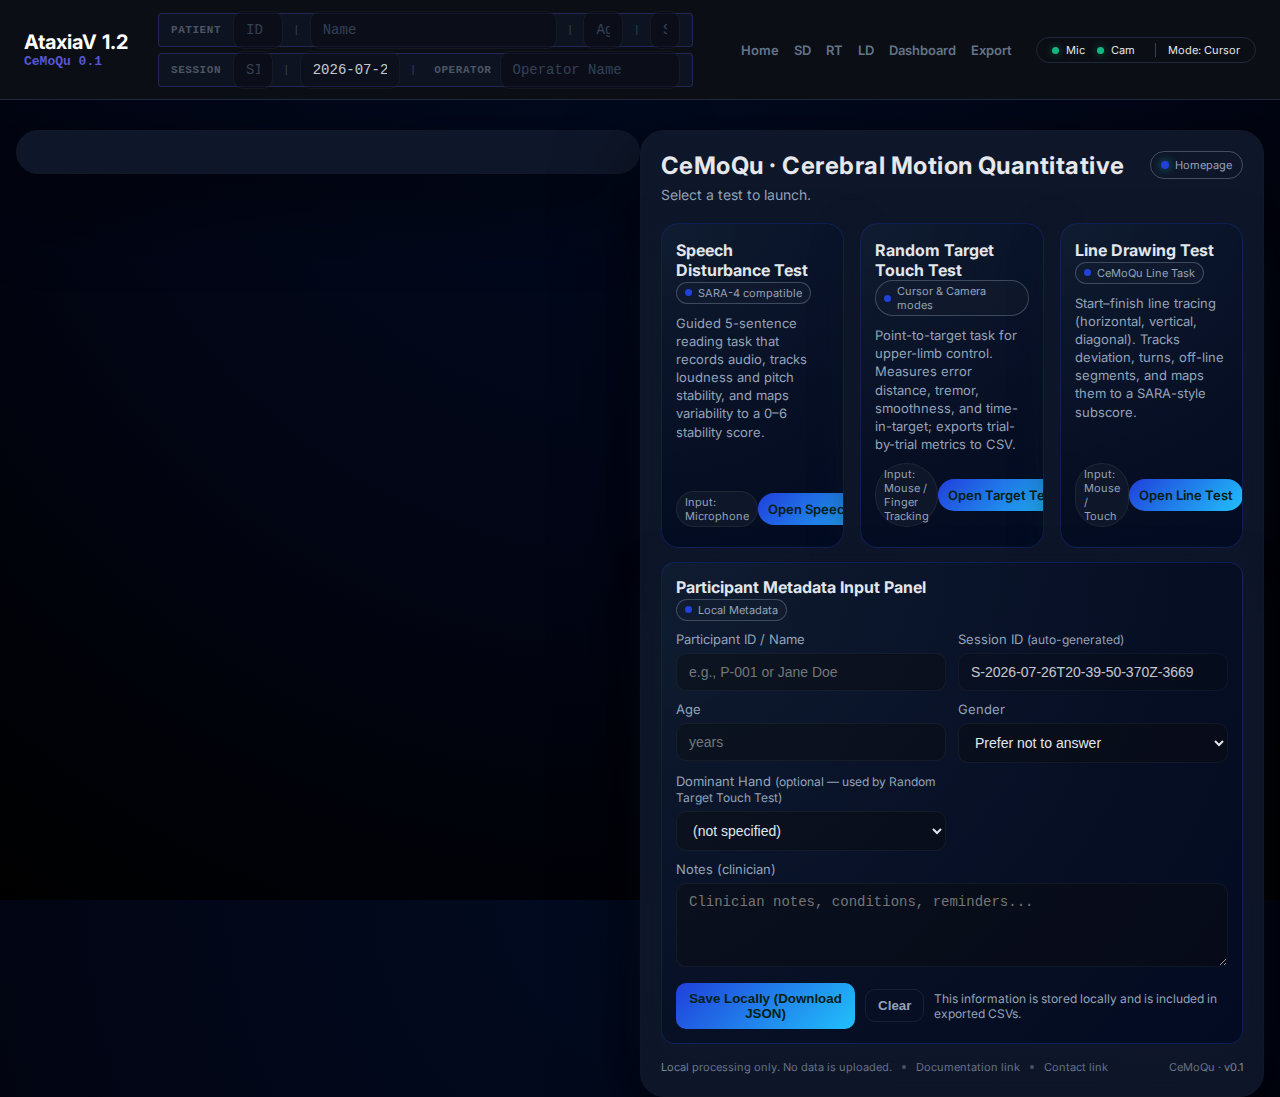
<file: Homepage/index.html>
<!doctype html>
<html lang="en">
<head>
  <meta charset="utf-8" />
  <meta name="viewport" content="width=device-width, initial-scale=1" />
  <title>CeMoQu – Ataxia Diagnostic Suite</title>
  <link href="https://fonts.googleapis.com/css2?family=Inter:wght@400;600;700&display=swap" rel="stylesheet">
  
  <link rel="stylesheet" href="../shared/header.css">
  <script src="../shared/header.js" defer></script>

  <style>
    :root{
      --bg:#020617;
      --panel:#02091b;
      --panel-soft:#020b21;
      --accent:#203fdb;
      --accent-soft:rgba(16,185,129,0.16);
      --muted:#94a3b8;
      --muted-soft:#1f2937;
      --text:#e5e7eb;
      --danger:#ef4444;
    }
    *{box-sizing:border-box;}
    html,body{height:100%;margin:0;font-family:Inter,system-ui,Segoe UI,Roboto,Helvetica,Arial,sans-serif;background:radial-gradient(circle at top,#020b21 0,#020617 45%,#000 100%);color:var(--text);}
    
    /* Adjusted padding for new modular header */
    body{display:flex;justify-content:center;padding:16px;align-items:flex-start;min-height:100vh;overflow-y:auto; padding-top: 130px;}
    
    .shell{width:100%;max-width:1024px;border-radius:24px;background:linear-gradient(145deg,rgba(15,23,42,0.96),rgba(15,23,42,0.92));border:1px solid #111827;padding:20px 20px 22px;box-shadow:0 24px 80px rgba(0,0,0,0.7);}
    
    /* Internal Page Header (Title Block) */
    header{display:flex;justify-content:space-between;align-items:flex-start;gap:16px;flex-wrap:wrap;margin-bottom:20px;}
    .title-block h1{margin:0;font-size:24px;letter-spacing:0.02em;}
    .title-block p{margin:6px 0 0;font-size:14px;color:var(--muted);}
    .tag-pill{border-radius:999px;padding:6px 10px;font-size:11px;border:1px solid rgba(148,163,184,0.4);color:var(--muted);display:inline-flex;align-items:center;gap:6px;white-space:nowrap;}
    .tag-pill span.led{width:8px;height:8px;border-radius:999px;background:var(--accent);box-shadow:0 0 10px rgba(16, 185, 174, 0.7);}
    
    main{display:grid;grid-template-columns:repeat(3,minmax(0,1fr));gap:16px;}
    @media(max-width:900px){main{grid-template-columns:repeat(2,minmax(0,1fr));}}
    @media(max-width:640px){main{grid-template-columns:minmax(0,1fr);}}
    
    /* Card Styles */
    .card{
      position:relative;
      border-radius:18px;
      padding:16px 14px 14px;
      background:radial-gradient(circle at top left,rgba(15,23,42,0.95),var(--panel-soft));
      border:1px solid rgba(30,64,175,0.35);
      box-shadow:0 18px 45px rgba(15,23,42,0.9);
      display:flex;
      flex-direction:column;
      gap:10px;
      min-height:160px;
      overflow:hidden;
    }
    .card::before{
      content:"";
      position:absolute;
      inset:-80%;
      background:radial-gradient(circle at 0 0,rgba(56,189,248,0.08),transparent 55%);
      opacity:0.9;
      pointer-events:none;
    }
    .card h2{margin:0;font-size:16px;}
    .badge{display:inline-flex;align-items:center;gap:6px;font-size:11px;padding:3px 8px;border-radius:999px;background:rgba(15,23,42,0.9);border:1px solid rgba(148,163,184,0.35);color:var(--muted);}
    .badge-dot{width:7px;height:7px;border-radius:999px;background:var(--accent);}
    .card p{margin:0;font-size:13px;color:var(--muted);line-height:1.4;}
    .meta-row{display:flex;justify-content:space-between;align-items:center;margin-top:auto;margin-bottom:6px;font-size:11px;color:var(--muted);}
    .chip{padding:3px 8px;border-radius:999px;background:rgba(15,23,42,0.9);border:1px solid rgba(31,41,55,0.9);}
    a.test-link{
      display:inline-flex;
      align-items:center;
      justify-content:center;
      gap:6px;
      padding:8px 10px;
      border-radius:999px;
      border:0;
      outline:none;
      cursor:pointer;
      font-size:13px;
      font-weight:600;
      text-decoration:none;
      background:linear-gradient(135deg,var(--accent),#21c1fb);
      color:#052012;
      transition:transform 0.08s ease,box-shadow 0.08s ease,filter 0.08s ease;
      white-space:nowrap;
    }
    a.test-link:hover{transform:translateY(-1px);filter:brightness(1.03);}
    footer{margin-top:16px;display:flex;justify-content:space-between;align-items:center;gap:12px;font-size:11px;color:var(--muted);}
    footer .left{display:flex;gap:10px;align-items:center;flex-wrap:wrap;}
    footer .dot{width:4px;height:4px;border-radius:999px;background:rgba(148,163,184,0.7);}

    /* --- Participant Metadata styles (match card) --- */
    .metadata-card { padding: 14px; border-radius: 14px; }
    .metadata-form {
      display: grid;
      grid-template-columns: 1fr 1fr;
      gap: 10px 12px;
      align-items: start;
    }
    @media(max-width:640px){
      .metadata-form { grid-template-columns: 1fr; }
    }
    .form-row { display:flex; flex-direction:column; gap:6px; }
    label { font-size:13px; color:var(--muted); }
    input[type="text"], input[type="number"], select, textarea {
      background: rgba(10,12,20,0.6);
      border:1px solid rgba(148,163,184,0.08);
      color:var(--text);
      padding:10px 12px;
      border-radius:10px;
      outline: none;
      font-size:14px;
      min-height:36px;
    }
    input[readonly] { opacity:0.85; background:rgba(10,12,20,0.35); }
    textarea { min-height:84px; resize:vertical; padding-top:10px; }
    .muted-hint { font-size:12px; color:var(--muted); }
    .form-actions { display:flex; gap:10px; align-items:center; margin-top:6px; }
    .btn {
      padding:8px 12px; border-radius:10px; font-weight:600; cursor:pointer;
      background: linear-gradient(135deg,var(--accent),#21c1fb); color:#052012; border:none;
      box-shadow:none; outline:none;
    }
    .btn.ghost {
      background:transparent; border:1px solid rgba(148,163,184,0.12); color:var(--muted); font-weight:600;
    }
    .small-note { font-size:12px; color:var(--muted); margin-left:auto; }
    /* keep form visually light */
    .field-grid { display:flex; gap:8px; }
    .field-grid > * { flex:1; }
  </style>
</head>
<body>
    <div id="header-container"></div> <div class="shell"> </div>
    <div class="shell">
    <header>
      <div class="title-block">
        <h1>CeMoQu · Cerebral Motion Quantitative </h1>
        <p>Select a test to launch. </p>
      </div>
      <div class="tag-pill">
        <span class="led"></span>
        Homepage
      </div>
    </header>

    <main>
      <section class="card">
        <div style="display:flex;justify-content:space-between;align-items:flex-start;gap:8px;">
          <div>
            <h2>Speech Disturbance Test</h2>
            <div class="badge"><span class="badge-dot"></span> SARA-4 compatible</div>
          </div>
        </div>
        <p>
          Guided 5-sentence reading task that records audio, tracks loudness and pitch stability,
          and maps variability to a 0–6 stability score.
        </p>
        <div class="meta-row">
          <div class="chip">Input: Microphone</div>
          <a class="test-link" href="../SD/index.html">
            Open Speech Test
          </a>
        </div>
      </section>

      <section class="card">
        <div style="display:flex;justify-content:space-between;align-items:flex-start;gap:8px;">
          <div>
            <h2>Random Target Touch Test</h2>
            <div class="badge"><span class="badge-dot"></span> Cursor &amp; Camera modes</div>
          </div>
        </div>
        <p>
          Point-to-target task for upper-limb control. Measures error distance, tremor, smoothness,
          and time-in-target; exports trial-by-trial metrics to CSV.
        </p>
        <div class="meta-row">
          <div class="chip">Input: Mouse / Finger Tracking</div>
          <a class="test-link" href="../RT/index.html">
            Open Target Test
          </a>
        </div>
      </section>

      <section class="card">
        <div style="display:flex;justify-content:space-between;align-items:flex-start;gap:8px;">
          <div>
            <h2>Line Drawing Test</h2>
            <div class="badge"><span class="badge-dot"></span> CeMoQu Line Task</div>
          </div>
        </div>
        <p>
          Start–finish line tracing (horizontal, vertical, diagonal). Tracks deviation, turns,
          off-line segments, and maps them to a SARA-style subscore.
        </p>
        <div class="meta-row">
          <div class="chip">Input: Mouse / Touch</div>
          <a class="test-link" href="../LD/index.html">
            Open Line Test
          </a>
        </div>
      </section>
    </main>

    <section class="card metadata-card" aria-labelledby="metadata-title" style="margin-top:14px;">
      <div style="display:flex;justify-content:space-between;align-items:flex-start;gap:8px;">
        <div>
          <h2 id="metadata-title">Participant Metadata Input Panel</h2>
          <div class="badge"><span class="badge-dot"></span> Local Metadata</div>
        </div>
      </div>

      <form id="metadata-form" class="metadata-form" onsubmit="return false;" aria-describedby="metadata-note">
        <div class="form-row">
          <label for="participant-id">Participant ID / Name</label>
          <input id="participant-id" name="participantId" type="text" placeholder="e.g., P-001 or Jane Doe" />
        </div>

        <div class="form-row">
          <label for="session-id">Session ID <span class="muted-hint">(auto-generated)</span></label>
          <input id="session-id" name="sessionId" type="text" readonly />
        </div>

        <div class="form-row">
          <label for="age">Age</label>
          <input id="age" name="age" type="number" min="0" max="120" placeholder="years" />
        </div>

        <div class="form-row">
          <label for="gender">Gender</label>
          <select id="gender" name="gender">
            <option value="" selected>Prefer not to answer</option>
            <option value="female">Female</option>
            <option value="male">Male</option>
            <option value="nonbinary">Non-binary</option>
            <option value="other">Other</option>
          </select>
        </div>

        <div class="form-row">
          <label for="dominant-hand">Dominant Hand <span class="muted-hint">(optional — used by Random Target Touch Test)</span></label>
          <div id="dominant-hand" class="field-grid" aria-describedby="dominant-hand-hint">
            <select name="dominantHand">
              <option value="">(not specified)</option>
              <option value="right">Right</option>
              <option value="left">Left</option>
              <option value="ambidextrous">Ambidextrous</option>
            </select>
          </div>
        </div>

        <div class="form-row" style="grid-column: 1 / -1;">
          <label for="notes">Notes (clinician)</label>
          <textarea id="notes" name="notes" placeholder="Clinician notes, conditions, reminders..."></textarea>
        </div>

        <div class="form-row" style="grid-column: 1 / -1;">
          <div class="form-actions">
            <button id="save-btn" class="btn" type="button">Save Locally (Download JSON)</button>
            <button id="clear-btn" class="btn ghost" type="button">Clear</button>
            <div class="small-note" id="metadata-note">This information is stored locally and is included in exported CSVs.</div>
          </div>
        </div>
      </form>
    </section>

    <footer>
        <div class="left">
            <span>Local processing only. No data is uploaded.</span>
            <span class="dot"></span>
            <a href="https://github.com/voc2018/CeMoQu" target="_blank" rel="noopener" style="color: var(--muted); text-decoration: none;">
            Documentation link
            </a>
            <span class="dot"></span>
            <a href="https://github.com/voc2018/CeMoQu" target="_blank" rel="noopener" style="color: var(--muted); text-decoration: none;">
            Contact link
            </a>
        </div>

        <div>CeMoQu · v0.1</div>
    </footer>

  <script>
    (function(){
      // Simple session id generator: ISO timestamp + random 4-char hex
      function generateSessionId(){
        const ts = new Date().toISOString().replace(/[:.]/g,'-');
        const rand = Math.floor(Math.random()*0xFFFF).toString(16).padStart(4,'0');
        return 'S-'+ts+'-'+rand;
      }

      const sessionField = document.getElementById('session-id');
      if(sessionField){
        sessionField.value = generateSessionId();
      }

      // Save locally button -> creates a JSON file and triggers download
      const saveBtn = document.getElementById('save-btn');
      const clearBtn = document.getElementById('clear-btn');

      function collectFormData(){
        const fm = document.getElementById('metadata-form');
        const data = {
          participantId: fm.participantId.value || '',
          sessionId: fm.sessionId.value || '',
          age: fm.age.value || '',
          gender: fm.gender.value || '',
          dominantHand: fm.dominantHand ? fm.dominantHand.value : '',
          notes: fm.notes.value || '',
          savedAt: new Date().toISOString()
        };
        return data;
      }

      function downloadObjectAsJson(obj, filename){
        const dataStr = "data:text/json;charset=utf-8," + encodeURIComponent(JSON.stringify(obj, null, 2));
        const dlAnchor = document.createElement('a');
        dlAnchor.setAttribute("href", dataStr);
        dlAnchor.setAttribute("download", filename);
        document.body.appendChild(dlAnchor);
        dlAnchor.click();
        dlAnchor.remove();
      }

      if(saveBtn){
        saveBtn.addEventListener('click', function(){
          const data = collectFormData();
          const filename = (data.participantId ? data.participantId : 'participant') + '_' + (data.sessionId ? data.sessionId : 'session') + '.json';
          downloadObjectAsJson(data, filename);
        });
      }

      if(clearBtn){
        clearBtn.addEventListener('click', function(){
          const fm = document.getElementById('metadata-form');
          fm.reset();
          // regenerate session id after clearing
          if(sessionField) sessionField.value = generateSessionId();
        });
      }
    })();
  </script>
</body>
</html>
</file>
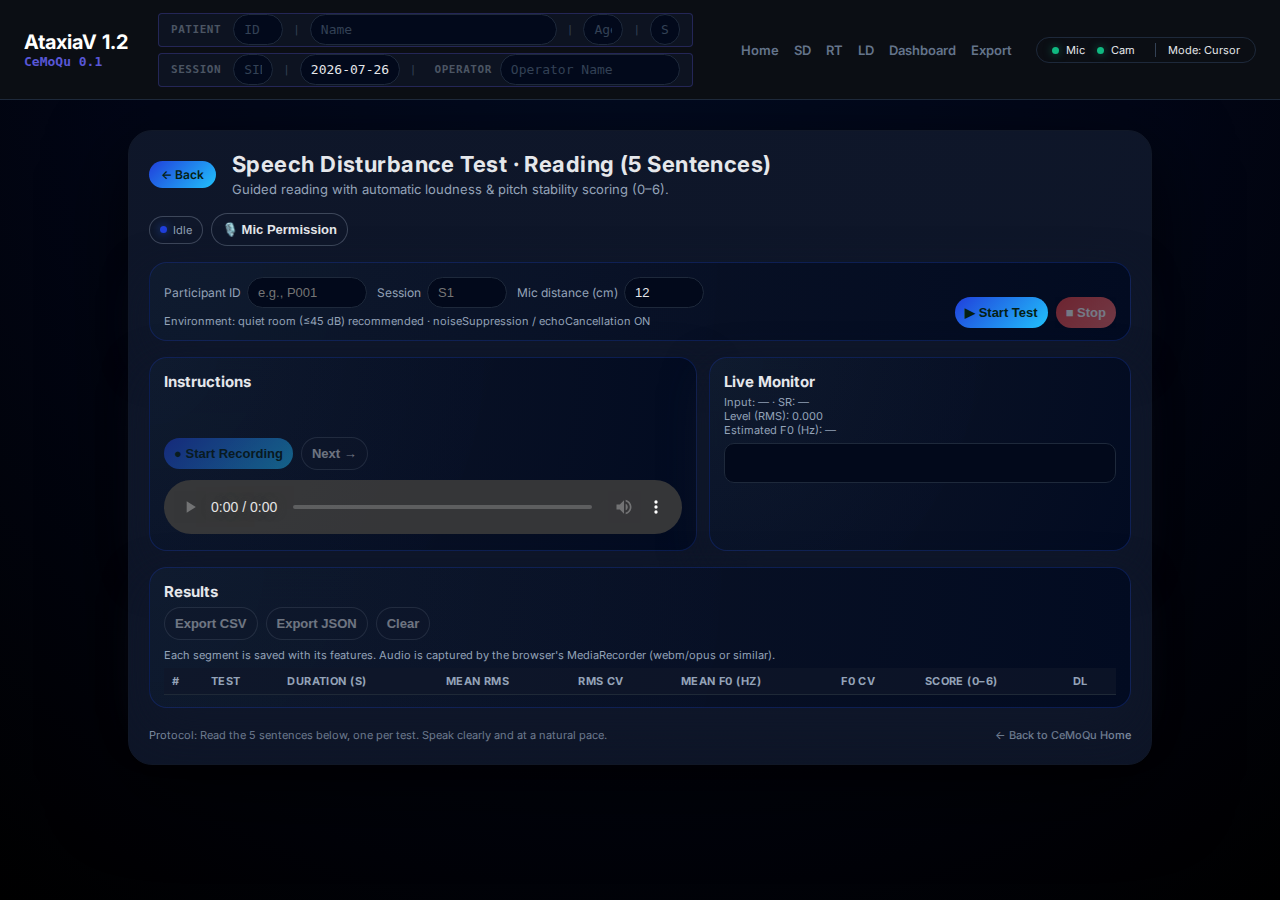
<file: SD/index.html>
<!doctype html>
<html lang="en">
<head>
  <meta charset="utf-8" />
  <meta name="viewport" content="width=device-width, initial-scale=1" />
  <title>Speech Disturbance Test (SARA-4 compatible) — CeMoQu</title>
  <link href="https://fonts.googleapis.com/css2?family=Inter:wght@400;600;700&display=swap" rel="stylesheet">
  <link rel="stylesheet" href="../shared/header.css">
  <script src="../shared/header.js" defer></script>
  <style>
    :root{
      --bg:#020617;
      --panel:#02091b;
      --panel-soft:#020b21;
      --accent:#203fdb;
      --accent-soft:rgba(16,185,129,0.16);
      --muted:#94a3b8;
      --muted-soft:#1f2937;
      --text:#e5e7eb;
      --danger:#ef4444;
      --ok:#22c55e;
      color-scheme:dark;
    }
    *{box-sizing:border-box;}

    html,body{
      height:100%;
      margin:0;
      font-family:Inter,system-ui,Segoe UI,Roboto,Helvetica,Arial,sans-serif;
      background:radial-gradient(circle at top,#020b21 0,#020617 45%,#000 100%);
      color:var(--text);
    }

    body{
      display:flex;
      align-items:flex-start;
      justify-content:center;
      padding:16px;
      min-height:100vh;
      overflow-y:auto;
      padding-top:130px;
    }

    /* Shell = homepage-style container */
    .app{
      width:100%;
      max-width:1024px;
      border-radius:24px;
      background:linear-gradient(145deg,rgba(15,23,42,0.96),rgba(15,23,42,0.92));
      border:1px solid #111827;
      padding:20px 20px 22px;
      box-shadow:0 24px 80px rgba(0,0,0,0.7);
      display:flex;
      flex-direction:column;
      gap:16px;
    }

    header{
      display:flex;
      justify-content:space-between;
      align-items:flex-start;
      gap:16px;
      flex-wrap:wrap;
      margin-bottom:4px;
    }

    h1{
      margin:0;
      font-size:22px;
      letter-spacing:0.02em;
    }

    .subtitle{
      margin-top:4px;
      font-size:13px;
      color:var(--muted);
    }

    .row{
      display:flex;
      gap:8px;
      flex-wrap:wrap;
      align-items:center;
    }

    /* Status pill, homepage-style */
    .pill{
      padding:6px 10px;
      border-radius:999px;
      background:rgba(15,23,42,0.9);
      border:1px solid rgba(148,163,184,0.35);
      color:var(--muted);
      font-size:11px;
      display:inline-flex;
      align-items:center;
      gap:6px;
      white-space:nowrap;
    }
    .pill-dot{
      width:7px;
      height:7px;
      border-radius:999px;
      background:var(--accent);
      box-shadow:0 0 10px rgba(37,99,235,0.7);
    }

    /* Cards = same vibe as homepage cards */
    .card{
      position:relative;
      border-radius:18px;
      padding:14px 14px 12px;
      background:radial-gradient(circle at top left,rgba(15,23,42,0.95),var(--panel-soft));
      border:1px solid rgba(30,64,175,0.35);
      box-shadow:0 18px 45px rgba(15,23,42,0.9);
      display:flex;
      flex-direction:column;
      gap:10px;
      overflow:hidden;
    }
    .card::before{
      content:"";
      position:absolute;
      inset:-80%;
      background:radial-gradient(circle at 0 0,rgba(56,189,248,0.08),transparent 55%);
      opacity:0.7;
      pointer-events:none;
    }
    .card h3{
      margin:0;
      font-size:15px;
    }

    /* Controls + buttons = homepage-style pills */
    .controls{
      display:flex;
      gap:8px;
      flex-wrap:wrap;
      align-items:center;
    }

    .btn-pill, button {
      display:inline-flex;align-items:center;justify-content:center;gap:6px;padding:8px 10px;border-radius:999px;font-size:13px;font-weight:600;text-decoration:none;border:0;cursor:pointer;
      background:linear-gradient(135deg,var(--accent),#21c1fb);color:#052012;transition:transform .08s ease,box-shadow .08s ease,filter .08s ease;
    }
    
    button:hover:enabled{
      transform:translateY(-1px);
      filter:brightness(1.03);
    }
    button:disabled{
      opacity:0.45;
      cursor:not-allowed;
      filter:none;
    }

    button.secondary{
      background:rgba(15,23,42,0.9);
      color:var(--text);
      border:1px solid rgba(148,163,184,0.35);
    }
    button.danger{
      background:linear-gradient(135deg,var(--danger),#f97373);
      color:#fff;
    }

    label{
      font-size:12px;
      color:var(--muted);
    }

    select,
    input[type="text"],
    input[type="number"]{
      background:#02091b;
      border:1px solid #1e293b;
      color:var(--text);
      border-radius:999px;
      padding:7px 10px;
      font-size:13px;
    }

    .grid{
      display:grid;
      grid-template-columns:1.3fr 1fr;
      gap:12px;
    }
    @media(max-width:900px){
      .grid{grid-template-columns:1fr;}
    }

    audio{width:100%;border-radius:8px;outline:none;}

    table{
      width:100%;
      border-collapse:collapse;
      font-size:12px;
      margin-top:6px;
    }
    th,td{
      border-bottom:1px solid #1f2937;
      padding:6px 8px;
      text-align:left;
    }
    thead th{
      font-size:11px;
      text-transform:uppercase;
      letter-spacing:0.04em;
      color:var(--muted);
      background:rgba(15,23,42,0.7);
    }

    .mono{
      font-family:ui-monospace,Consolas,Menlo,monospace;
    }
    .small{
      font-size:11px;
      color:var(--muted);
    }
    .ok{color:var(--ok);}

    /* Live RMS meter */
    #meter{
      background:#02091b;
      border:1px solid #1e293b;
      border-radius:10px;
      margin-top:6px;
      width:100%;
      height:40px;
      display:block;
    }

    footer{
      margin-top:4px;
      font-size:11px;
      color:var(--muted);
      display:flex;
      justify-content:space-between;
      gap:8px;
      flex-wrap:wrap;
    }
    footer a{
      color:var(--muted);
      text-decoration:none;
      font-weight:500;
      font-size:11px;
    }
    footer a:hover{text-decoration:underline;}
  </style>
</head>
<body>
  <div id="header-container"></div>
  <div class="app">
    <div class="row">
      <a href="../Homepage/index.html" class="btn-pill" style="font-size:12px;padding:6px 12px;margin-right:8px;align-self:center;">← Back</a>
      <div>
        <h1>Speech Disturbance Test · Reading (5 Sentences)</h1>
        <div class="subtitle">Guided reading with automatic loudness &amp; pitch stability scoring (0–6).</div>
      </div>
    </div>
    <div class="row">
      <span class="pill" id="status">
        <span class="pill-dot"></span>
        Idle
      </span>
      <button id="btn-permission" class="secondary">🎙️ Mic Permission</button>
    </div>

    <!-- Participant + controls -->
    <div class="card">
      <div class="row" style="justify-content:space-between;align-items:flex-end;position:relative;z-index:1;">
        <div>
          <div class="row" style="flex-wrap:wrap;gap:10px;">
            <div class="row" style="gap:6px;flex-wrap:wrap;">
              <label>Participant ID</label>
              <input id="pid" type="text" placeholder="e.g., P001" style="width:120px" />
            </div>
            <div class="row" style="gap:6px;flex-wrap:wrap;">
              <label>Session</label>
              <input id="sid" type="text" placeholder="S1" style="width:80px" />
            </div>
            <div class="row" style="gap:6px;flex-wrap:wrap;">
              <label>Mic distance (cm)</label>
              <input id="micdist" type="number" value="12" style="width:80px"/>
            </div>
          </div>
          <div class="small" style="margin-top:6px">
            Environment: quiet room (≤45 dB) recommended · noiseSuppression / echoCancellation ON
          </div>
        </div>
        <div class="controls">
          <button id="btn-start">▶ Start Test</button>
          <button id="btn-stop" class="danger" disabled>■ Stop</button>
        </div>
      </div>
    </div>

    <!-- Instructions + Monitor -->
    <div class="grid">
      <div class="card">
        <div style="position:relative;z-index:1;">
          <h3>Instructions</h3>
          <div id="task-instructions" class="mono small" style="margin-top:4px;min-height:32px;"></div>
          <div class="controls" style="margin-top:10px">
            <button id="btn-record" disabled>● Start Recording</button>
            <button id="btn-done" class="secondary" disabled>Next →</button>
          </div>
          <div style="margin-top:10px">
            <audio id="playback" controls></audio>
          </div>
        </div>
      </div>

      <div class="card">
        <div style="position:relative;z-index:1;">
          <h3>Live Monitor</h3>
          <div class="small" style="margin-top:4px">
            Input: <span id="caps">—</span> · SR: <span id="sr">—</span>
          </div>
          <div class="small">Level (RMS): <span id="rms">0.000</span></div>
          <div class="small">Estimated F0 (Hz): <span id="f0">—</span></div>
          <canvas id="meter" width="320" height="40"></canvas>
        </div>
      </div>
    </div>

    <!-- Results -->
    <div class="card">
      <div style="position:relative;z-index:1;">
        <h3>Results</h3>
        <div class="controls" style="margin-top:6px">
          <button id="btn-export-csv" class="secondary" disabled>Export CSV</button>
          <button id="btn-export-json" class="secondary" disabled>Export JSON</button>
          <button id="btn-clear" class="secondary" disabled>Clear</button>
        </div>
        <div class="small" style="margin-top:8px">
          Each segment is saved with its features. Audio is captured by the browser's MediaRecorder (webm/opus or similar).
        </div>
        <table>
          <thead>
            <tr>
              <th>#</th><th>Test</th><th>Duration (s)</th>
              <th>Mean RMS</th><th>RMS CV</th>
              <th>Mean F0 (Hz)</th><th>F0 CV</th>
              <th>Score (0–6)</th><th>DL</th>
            </tr>
          </thead>
          <tbody id="rows"></tbody>
        </table>
      </div>
    </div>

    <footer>
      <span>Protocol: Read the 5 sentences below, one per test. Speak clearly and at a natural pace.</span>
      <a href="../home/index.html">← Back to CeMoQu Home</a>
    </footer>
  </div>

<script>
(function(){
  // ------------------------------
  // Sentences to read (can be edited)
  // ------------------------------
  const SENTENCES = [
    'The quick brown fox jumps over the lazy dog.',
    'We were away a year ago, and we saw a wide view of the valley.',
    'Please pack my box with five dozen liquor jugs.',
    'She sells sea shells by the sea shore.',
    'Many men, many minds; every voice tells a different story.'
  ];

  // Build 5 "tests" out of the sentences
  const TASKS = SENTENCES.map((text, i) => ({
    key: `test${i+1}`,
    title: `Test ${i+1}`,
    seconds: 8, // recording window per sentence
    repeat: 1,
    prompt: `Read aloud: "${text}"`
  }));

  // ------------------------------
  // State
  // ------------------------------
  let stream, audioCtx, analyser, source;
  let mediaRecorder, chunks = [];
  let state = { iTask: -1, iRep: 0, running: false, sampleRate: null };
  const results = []; // {task, rep, blob, duration, features}

  // UI refs
  const $ = sel => document.querySelector(sel);
  const els = {
    status: $('#status'), caps: $('#caps'), sr: $('#sr'), rms: $('#rms'), f0: $('#f0'), meter: $('#meter'),
    instr: $('#task-instructions'), playback: $('#playback'), rows: $('#rows'),
    btnPerm: $('#btn-permission'), btnStart: $('#btn-start'), btnStop: $('#btn-stop'), btnRecord: $('#btn-record'), btnDone: $('#btn-done'),
    btnCSV: $('#btn-export-csv'), btnJSON: $('#btn-export-json'), btnClear: $('#btn-clear'),
    pid: $('#pid'), sid: $('#sid'), micdist: $('#micdist')
  };

  // ------------------------------
  // Mic & monitor
  // ------------------------------
  async function ensureMic(){
    if(stream) return stream;
    stream = await navigator.mediaDevices.getUserMedia({
      audio: {
        channelCount: 1,
        noiseSuppression: true,
        echoCancellation: true,
        autoGainControl: false
      }
    });
    setupMonitor(stream);
    els.status.textContent = 'Mic ready';
    return stream;
  }

  function setupMonitor(str){
    audioCtx = new (window.AudioContext || window.webkitAudioContext)();
    state.sampleRate = audioCtx.sampleRate;
    els.sr.textContent = `${Math.round(state.sampleRate)} Hz`;
    source = audioCtx.createMediaStreamSource(str);
    analyser = audioCtx.createAnalyser();
    analyser.fftSize = 2048;
    source.connect(analyser);

    const timeData = new Float32Array(analyser.fftSize);
    const ctx = els.meter.getContext('2d');

    function loop(){
      if(!analyser) return;
      analyser.getFloatTimeDomainData(timeData);
      const rms = Math.sqrt(timeData.reduce((s,v)=>s+v*v,0)/timeData.length) || 0;
      els.rms.textContent = rms.toFixed(3);
      drawMeter(ctx, rms);

      const f0 = estimateF0(timeData, state.sampleRate);
      els.f0.textContent = f0 ? f0.toFixed(1) : '—';
      requestAnimationFrame(loop);
    }
    loop();
  }

  function drawMeter(ctx, rms){
    const w = ctx.canvas.width, h = ctx.canvas.height;
    ctx.clearRect(0,0,w,h);
    ctx.fillStyle = '#02091b';
    ctx.fillRect(0,0,w,h);
    const v = Math.min(1, rms * 10);
    ctx.fillStyle = '#22c55e';
    ctx.fillRect(0,0,w*v,h);
  }

  // Simple autocorrelation-based F0 (works for clean vowels; heuristic)
  function estimateF0(buf, sr){
    let mean = 0; for(let i=0;i<buf.length;i++) mean += buf[i]; mean/=buf.length;
    const x = new Float32Array(buf.length); for(let i=0;i<buf.length;i++) x[i]=buf[i]-mean;
    const n = x.length; const corr = new Float32Array(n);
    for(let lag=0;lag<n;lag++){
      let s=0; for(let i=0;i<n-lag;i++){ s += x[i]*x[i+lag]; }
      corr[lag]=s;
    }
    const minLag = Math.floor(sr/400), maxLag = Math.floor(sr/60);
    let bestLag=0, bestVal=-1;
    for(let lag=minLag; lag<=Math.min(maxLag, n-1); lag++){
      if(corr[lag] > bestVal){ bestVal = corr[lag]; bestLag = lag; }
    }
    if(bestLag>0) return sr / bestLag; else return null;
  }

  // ------------------------------
  // Recording pipeline
  // ------------------------------
  function startRecording(){
    chunks = [];
    mediaRecorder = new MediaRecorder(stream, { mimeType: pickMime() });
    mediaRecorder.ondataavailable = e => { if(e.data && e.data.size>0) chunks.push(e.data); };
    mediaRecorder.onstop = () => { handleRecordingStop(); };
    mediaRecorder.start();
    els.status.textContent = 'Recording…';
  }
  function stopRecording(){ mediaRecorder && mediaRecorder.state==='recording' && mediaRecorder.stop(); }
  function pickMime(){
    const prefs = ['audio/webm;codecs=opus','audio/webm','audio/ogg;codecs=opus'];
    for(const m of prefs){ if(MediaRecorder.isTypeSupported(m)) return m; }
    return '';
  }

  async function handleRecordingStop(){
    const blob = new Blob(chunks, { type: chunks[0]?.type || 'audio/webm' });
    const url = URL.createObjectURL(blob);
    els.playback.src = url;

    const arrBuf = await blob.arrayBuffer();
    const audioCtxTmp = new (window.AudioContext || window.webkitAudioContext)();
    const decoded = await audioCtxTmp.decodeAudioData(arrBuf);
    const ch0 = decoded.getChannelData(0);
    const dur = decoded.duration;

    // --- Mean features (legacy)
    const meanRMS = Math.sqrt(ch0.reduce((s,v)=>s+v*v,0)/ch0.length);
    const meanF0 = estimateF0(ch0.subarray(0, Math.min(ch0.length, 44100*2)), decoded.sampleRate);

    // --- NEW: frame-wise series -> CVs
    const frameWinSec = 0.030; // 30 ms
    const hopSec = 0.015;      // 15 ms
    const frameWin = Math.max(64, Math.floor(decoded.sampleRate * frameWinSec));
    const hop = Math.max(32, Math.floor(decoded.sampleRate * hopSec));

    const { rmsSeries, f0Series } = seriesFromFrames(ch0, decoded.sampleRate, frameWin, hop);
    const rmsCV = coeffVar(rmsSeries); // unitless
    const f0CV  = coeffVar(f0Series);  // unitless (Hz scale)

    // --- CV-only scoring (0–6)
    const sRMS = cvToScore(rmsCV, [0.20, 0.30, 0.40, 0.55, 0.75, 1.00]);
    const sF0  = cvToScore(f0CV,  [0.08, 0.12, 0.18, 0.25, 0.35, 0.50]);
    const score06 = Math.round((sRMS + sF0) / 2);

    const meta = currentMeta();
    const rec = {
      task: TASKS[state.iTask].key,
      taskTitle: TASKS[state.iTask].title,
      rep: state.iRep+1,
      text: SENTENCES[state.iTask],
      duration: dur,
      blob, url,
      features: {
        meanRMS, meanF0: meanF0||null,
        rmsCV: isFinite(rmsCV)?rmsCV:null,
        f0CV:  isFinite(f0CV)?f0CV:null,
        score06,
        sampleRate: decoded.sampleRate,
        ...meta
      }
    };
    results.push(rec);
    appendRow(results.length-1);
    updateExportsEnabled();
    els.status.textContent = 'Segment saved';
  }

  // Frame → series helpers
  function seriesFromFrames(x, sr, win, hop){
    const n = x.length;
    const rmsSeries = [];
    const f0Series = [];
    for(let start=0; start+win<=n; start+=hop){
      const frame = x.subarray(start, start+win);
      // RMS
      const rms = Math.sqrt(frame.reduce((s,v)=>s+v*v,0)/frame.length);
      rmsSeries.push(rms);
      // F0 (skip very quiet frames to reduce pitch errors)
      if(rms > 0.005){
        const f0 = estimateF0(frame, sr);
        if(f0 && isFinite(f0)) f0Series.push(f0);
      }
    }
    return { rmsSeries, f0Series };
  }

  function coeffVar(arr){
    const a = (arr||[]).filter(v=>isFinite(v) && v>0);
    if(a.length===0) return NaN;
    const mean = a.reduce((s,v)=>s+v,0)/a.length;
    if(mean===0) return NaN;
    const variance = a.reduce((s,v)=>s+(v-mean)*(v-mean),0)/a.length;
    const sd = Math.sqrt(variance);
    return sd/mean;
  }

  function cvToScore(cv, thresholds){
    // thresholds length = 6, returns 0..6
    if(!isFinite(cv)) return 6; // if undefined, treat as worst
    for(let i=0;i<thresholds.length;i++){
      if(cv <= thresholds[i]) return i; // 0..5
    }
    return 6;
  }

  function appendRow(idx){
    const r = results[idx];
    const f = r.features;
    const tr = document.createElement('tr');
    const dl = document.createElement('a');
    dl.textContent = 'AUDIO'; dl.href = r.url; dl.download = `${f.participant}_${r.task}.webm`;

    tr.innerHTML =
      `<td>${idx+1}</td>`+
      `<td>${r.taskTitle}</td>`+
      `<td>${r.duration.toFixed(2)}</td>`+
      `<td>${num(f.meanRMS,3)}</td>`+
      `<td>${num(f.rmsCV,3)}</td>`+
      `<td>${num(f.meanF0,1,true)}</td>`+
      `<td>${num(f.f0CV,3)}</td>`+
      `<td><b>${f.score06}</b></td>`;
    const td = document.createElement('td'); td.appendChild(dl); tr.appendChild(td);
    els.rows.appendChild(tr);
  }

  function num(v, digits=3, dash=false){
    if(v==null || !isFinite(v)) return dash?'—':'';
    return Number(v).toFixed(digits);
  }

  function updateExportsEnabled(){
    const has = results.length>0;
    els.btnCSV.disabled = !has; els.btnJSON.disabled = !has; els.btnClear.disabled = !has;
  }

  function currentMeta(){
    return {
      participant: els.pid.value || 'NA',
      session: els.sid.value || 'S1',
      micDistanceCM: Number(els.micdist.value||0),
      recordedAt: new Date().toISOString(),
      deviceCaps: els.caps.textContent,
    };
  }

  // ------------------------------
  // Test flow
  // ------------------------------
  function setInstruction(text){ els.instr.textContent = text; }

  function beginTest(){
    state.running = true; state.iTask = 0; state.iRep = 0;
    els.status.textContent = 'Ready';
    setInstruction('');
    stepUI();
  }

  function stepUI(){
    if(!state.running){ setInstruction('Test was stopped.'); return; }
    const T = TASKS[state.iTask];
    setInstruction(`▶ ${T.title} · ${T.prompt}`);
    els.btnRecord.disabled = false; els.btnDone.disabled = true;
  }

  function afterSegment(){
    const T = TASKS[state.iTask];
    state.iRep++;
    if(state.iRep < T.repeat){
      setInstruction(`Rest, then repeat. When ready, press “Start Recording”.`);
      els.btnRecord.disabled = false; els.btnDone.disabled = true;
    } else {
      state.iTask++;
      state.iRep = 0;
      if(state.iTask >= TASKS.length){
        finishTest();
      } else {
        stepUI();
      }
    }
  }

  function finishTest(){
    state.running = false;
    setInstruction('All tests are complete. Please export CSV/JSON.');
    els.status.textContent = 'Done';
    els.btnRecord.disabled = true; els.btnDone.disabled = true;
  }

  // ------------------------------
  // Exports
  // ------------------------------
  function saveText(name, text){
    const blob = new Blob([text], {type:'text/plain'});
    const url = URL.createObjectURL(blob);
    const a = document.createElement('a'); a.href=url; a.download=name; a.click(); URL.revokeObjectURL(url);
  }

  function exportCSV(){
    const header = [
      'participant','session','test','duration_s',
      'mean_rms','rms_cv','mean_f0_hz','f0_cv','score_0_6',
      'sample_rate','mic_cm','recorded_at','device_caps','text'
    ];
    const lines = [header.join(',')];
    for(const r of results){
      const f = r.features;
      lines.push([
        f.participant,
        f.session,
        r.taskTitle,
        r.duration.toFixed(3),
        f.meanRMS?.toFixed(6) ?? '',
        isFinite(f.rmsCV)?f.rmsCV.toFixed(6):'',
        f.meanF0!=null && isFinite(f.meanF0)?f.meanF0.toFixed(2):'',
        isFinite(f.f0CV)?f.f0CV.toFixed(6):'',
        f.score06 ?? '',
        f.sampleRate ?? '',
        f.micDistanceCM ?? '',
        f.recordedAt ?? '',
        JSON.stringify(f.deviceCaps||''),
        '"' + (r.text.replaceAll('"','\"')) + '"'
      ].join(','));
    }
    saveText(`${(results[0]?.features.participant||'session')}_speech_reading.csv`, lines.join('\n'));
  }

  function exportJSON(){
    const out = results.map(({taskTitle,duration,features,text})=>({test:taskTitle,duration,features,text}));
    saveText(`${(results[0]?.features.participant||'session')}_speech_reading.json`, JSON.stringify(out,null,2));
  }

  function clearAll(){
    results.splice(0,results.length);
    els.rows.innerHTML='';
    updateExportsEnabled();
    els.playback.removeAttribute('src');
  }

  // ------------------------------
  // Capability probe
  // ------------------------------
  async function probeCaps(){
    const devices = await navigator.mediaDevices.enumerateDevices();
    const micNames = devices.filter(d=>d.kind==='audioinput').map(d=>d.label||'Mic');
    els.caps.textContent = `${micNames[0]||'Mic'} · noiseSuppression:on · echoCancellation:on`;
  }

  // ------------------------------
  // Bindings
  // ------------------------------
  els.btnPerm.onclick = async()=>{ await ensureMic(); await probeCaps(); };
  els.btnStart.onclick = async()=>{ await ensureMic(); await probeCaps(); beginTest(); };
  els.btnStop.onclick = ()=>{ state.running=false; finishTest(); };

  let countdownTimer=null; let countdownLeft=0;
  els.btnRecord.onclick = ()=>{
    if(!state.running) return;
    const T = TASKS[state.iTask];
    els.btnRecord.disabled = true; els.btnDone.disabled = true;
    startRecording();
    startCountdown(T.seconds, ()=>{
      stopRecording();
      els.btnDone.disabled = false;
    });
  };
  els.btnDone.onclick = ()=>{ els.btnDone.disabled = true; afterSegment(); };

  function startCountdown(seconds, onElapsed){
    countdownLeft = seconds;
    const label = (s)=>`Recording… ${s}s left`;
    els.status.textContent = label(countdownLeft);
    if(countdownTimer) clearInterval(countdownTimer);
    countdownTimer = setInterval(()=>{
      countdownLeft--;
      els.status.textContent = label(countdownLeft);
      if(countdownLeft<=0){ clearInterval(countdownTimer); onElapsed && onElapsed(); }
    },1000);
  }

  // ------------------------------
  // Hook up exports & clear
  // ------------------------------
  els.btnCSV.onclick = exportCSV;
  els.btnJSON.onclick = exportJSON;
  els.btnClear.onclick = clearAll;

})();
</script>
</body>
</html>
</file>
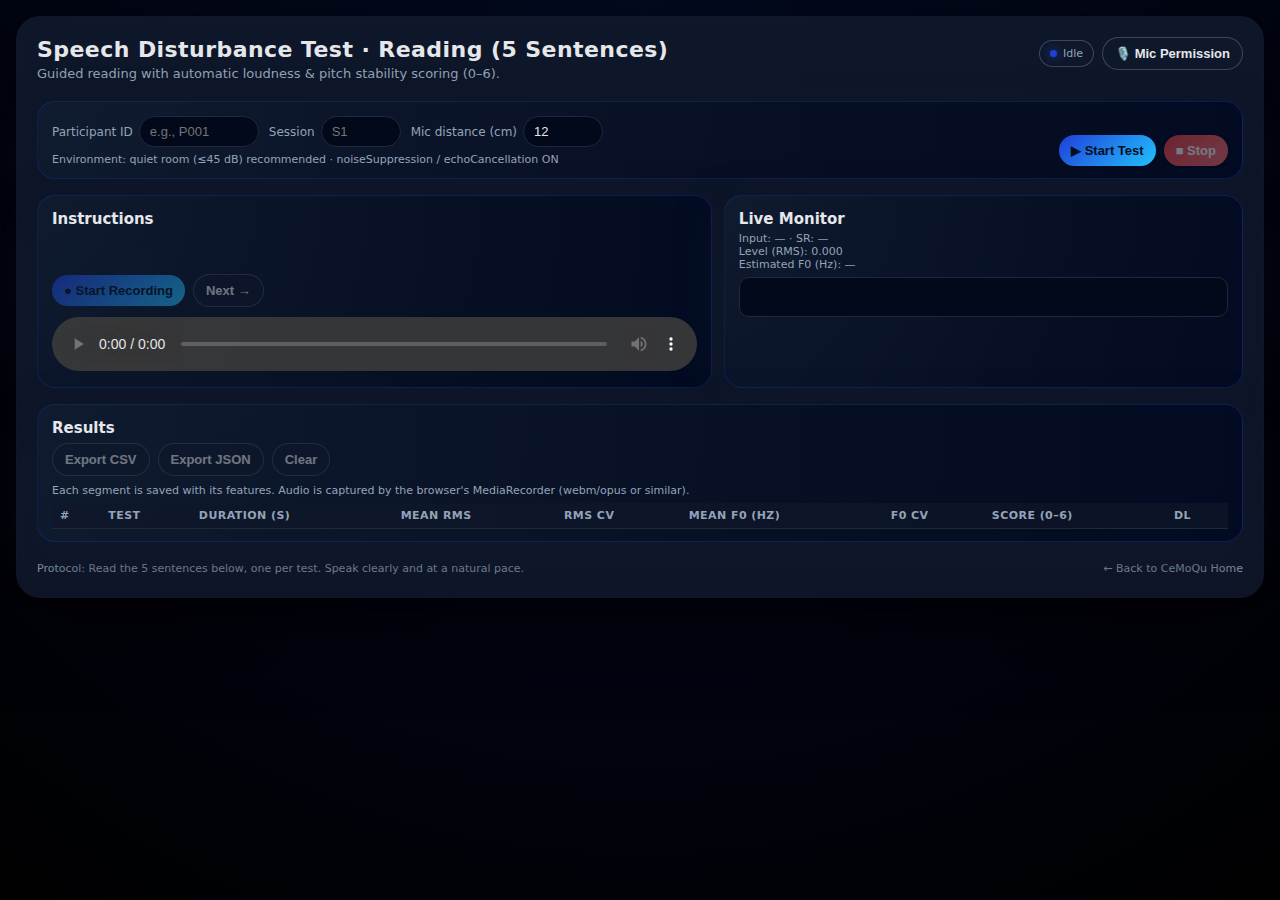
<file: SD/archive_preofficial/index.html>
<!doctype html>
<html lang="en">
<head>
  <meta charset="utf-8" />
  <meta name="viewport" content="width=device-width, initial-scale=1" />
  <title>Speech Disturbance Test (SARA-4 compatible) — CeMoQu</title>
  <style>
    :root{
      --bg:#020617;
      --panel:#02091b;
      --panel-soft:#020b21;
      --accent:#203fdb;
      --accent-soft:rgba(16,185,129,0.16);
      --muted:#94a3b8;
      --muted-soft:#1f2937;
      --text:#e5e7eb;
      --danger:#ef4444;
      --ok:#22c55e;
      color-scheme:dark;
    }
    *{box-sizing:border-box;}

    html,body{
      min-height:100vh;
      margin:0;
      font-family:Inter,system-ui,Segoe UI,Roboto,Helvetica,Arial,sans-serif;
      background:radial-gradient(circle at top,#020b21 0,#020617 45%,#000 100%);
      color:var(--text);
    }

    body{
      display:flex;
      align-items:flex-start;
      justify-content:flex-start;
      padding:16px;
    }

    /* Shell = homepage-style container */
    .app{
      width:100%;
      max-width:none;
      border-radius:24px;
      background:linear-gradient(145deg,rgba(15,23,42,0.96),rgba(15,23,42,0.92));
      border:1px solid #111827;
      padding:20px 20px 22px;
      box-shadow:0 24px 80px rgba(0,0,0,0.7);
      display:flex;
      flex-direction:column;
      gap:16px;
    }

    header{
      display:flex;
      justify-content:space-between;
      align-items:flex-start;
      gap:16px;
      flex-wrap:wrap;
      margin-bottom:4px;
    }

    h1{
      margin:0;
      font-size:22px;
      letter-spacing:0.02em;
    }

    .subtitle{
      margin-top:4px;
      font-size:13px;
      color:var(--muted);
    }

    .row{
      display:flex;
      gap:8px;
      flex-wrap:wrap;
      align-items:center;
    }

    /* Status pill, homepage-style */
    .pill{
      padding:6px 10px;
      border-radius:999px;
      background:rgba(15,23,42,0.9);
      border:1px solid rgba(148,163,184,0.35);
      color:var(--muted);
      font-size:11px;
      display:inline-flex;
      align-items:center;
      gap:6px;
      white-space:nowrap;
    }
    .pill-dot{
      width:7px;
      height:7px;
      border-radius:999px;
      background:var(--accent);
      box-shadow:0 0 10px rgba(37,99,235,0.7);
    }

    /* Cards = same vibe as homepage cards */
    .card{
      position:relative;
      border-radius:18px;
      padding:14px 14px 12px;
      background:radial-gradient(circle at top left,rgba(15,23,42,0.95),var(--panel-soft));
      border:1px solid rgba(30,64,175,0.35);
      box-shadow:0 18px 45px rgba(15,23,42,0.9);
      display:flex;
      flex-direction:column;
      gap:10px;
      overflow:hidden;
    }
    .card::before{
      content:"";
      position:absolute;
      inset:-80%;
      background:radial-gradient(circle at 0 0,rgba(56,189,248,0.08),transparent 55%);
      opacity:0.7;
      pointer-events:none;
    }
    .card h3{
      margin:0;
      font-size:15px;
    }

    /* Controls + buttons = homepage-style pills */
    .controls{
      display:flex;
      gap:8px;
      flex-wrap:wrap;
      align-items:center;
    }

    button{
      border:0;
      outline:none;
      cursor:pointer;
      font-size:13px;
      font-weight:600;
      border-radius:999px;
      padding:8px 12px;
      display:inline-flex;
      align-items:center;
      justify-content:center;
      gap:6px;
      background:linear-gradient(135deg,var(--accent),#21c1fb);
      color:#02101d;
      white-space:nowrap;
      transition:transform 0.08s ease,box-shadow 0.08s ease,filter 0.08s ease;
    }
    button:hover:enabled{
      transform:translateY(-1px);
      filter:brightness(1.03);
    }
    button:disabled{
      opacity:0.45;
      cursor:not-allowed;
      filter:none;
    }

    button.secondary{
      background:rgba(15,23,42,0.9);
      color:var(--text);
      border:1px solid rgba(148,163,184,0.35);
    }
    button.danger{
      background:linear-gradient(135deg,var(--danger),#f97373);
      color:#fff;
    }

    label{
      font-size:12px;
      color:var(--muted);
    }

    select,
    input[type="text"],
    input[type="number"]{
      background:#02091b;
      border:1px solid #1e293b;
      color:var(--text);
      border-radius:999px;
      padding:7px 10px;
      font-size:13px;
    }

    .grid{
      display:grid;
      grid-template-columns:1.3fr 1fr;
      gap:12px;
    }
    @media(max-width:900px){
      .grid{grid-template-columns:1fr;}
    }

    audio{width:100%;border-radius:8px;outline:none;}

    table{
      width:100%;
      border-collapse:collapse;
      font-size:12px;
      margin-top:6px;
    }
    th,td{
      border-bottom:1px solid #1f2937;
      padding:6px 8px;
      text-align:left;
    }
    thead th{
      font-size:11px;
      text-transform:uppercase;
      letter-spacing:0.04em;
      color:var(--muted);
      background:rgba(15,23,42,0.7);
    }

    .mono{
      font-family:ui-monospace,Consolas,Menlo,monospace;
    }
    .small{
      font-size:11px;
      color:var(--muted);
    }
    .ok{color:var(--ok);}

    /* Live RMS meter */
    #meter{
      background:#02091b;
      border:1px solid #1e293b;
      border-radius:10px;
      margin-top:6px;
      width:100%;
      height:40px;
      display:block;
    }

    footer{
      margin-top:4px;
      font-size:11px;
      color:var(--muted);
      display:flex;
      justify-content:space-between;
      gap:8px;
      flex-wrap:wrap;
    }
    footer a{
      color:var(--muted);
      text-decoration:none;
      font-weight:500;
      font-size:11px;
    }
    footer a:hover{text-decoration:underline;}
  </style>
</head>
<body>
  <div class="app">
    <header>
      <div>
        <h1>Speech Disturbance Test · Reading (5 Sentences)</h1>
        <div class="subtitle">Guided reading with automatic loudness &amp; pitch stability scoring (0–6).</div>
      </div>
      <div class="row">
        <span class="pill" id="status">
          <span class="pill-dot"></span>
          Idle
        </span>
        <button id="btn-permission" class="secondary">🎙️ Mic Permission</button>
      </div>
    </header>

    <!-- Participant + controls -->
    <div class="card">
      <div class="row" style="justify-content:space-between;align-items:flex-end;position:relative;z-index:1;">
        <div>
          <div class="row" style="flex-wrap:wrap;gap:10px;">
            <div class="row" style="gap:6px;flex-wrap:wrap;">
              <label>Participant ID</label>
              <input id="pid" type="text" placeholder="e.g., P001" style="width:120px" />
            </div>
            <div class="row" style="gap:6px;flex-wrap:wrap;">
              <label>Session</label>
              <input id="sid" type="text" placeholder="S1" style="width:80px" />
            </div>
            <div class="row" style="gap:6px;flex-wrap:wrap;">
              <label>Mic distance (cm)</label>
              <input id="micdist" type="number" value="12" style="width:80px"/>
            </div>
          </div>
          <div class="small" style="margin-top:6px">
            Environment: quiet room (≤45 dB) recommended · noiseSuppression / echoCancellation ON
          </div>
        </div>
        <div class="controls">
          <button id="btn-start">▶ Start Test</button>
          <button id="btn-stop" class="danger" disabled>■ Stop</button>
        </div>
      </div>
    </div>

    <!-- Instructions + Monitor -->
    <div class="grid">
      <div class="card">
        <div style="position:relative;z-index:1;">
          <h3>Instructions</h3>
          <div id="task-instructions" class="mono small" style="margin-top:4px;min-height:32px;"></div>
          <div class="controls" style="margin-top:10px">
            <button id="btn-record" disabled>● Start Recording</button>
            <button id="btn-done" class="secondary" disabled>Next →</button>
          </div>
          <div style="margin-top:10px">
            <audio id="playback" controls></audio>
          </div>
        </div>
      </div>

      <div class="card">
        <div style="position:relative;z-index:1;">
          <h3>Live Monitor</h3>
          <div class="small" style="margin-top:4px">
            Input: <span id="caps">—</span> · SR: <span id="sr">—</span>
          </div>
          <div class="small">Level (RMS): <span id="rms">0.000</span></div>
          <div class="small">Estimated F0 (Hz): <span id="f0">—</span></div>
          <canvas id="meter" width="320" height="40"></canvas>
        </div>
      </div>
    </div>

    <!-- Results -->
    <div class="card">
      <div style="position:relative;z-index:1;">
        <h3>Results</h3>
        <div class="controls" style="margin-top:6px">
          <button id="btn-export-csv" class="secondary" disabled>Export CSV</button>
          <button id="btn-export-json" class="secondary" disabled>Export JSON</button>
          <button id="btn-clear" class="secondary" disabled>Clear</button>
        </div>
        <div class="small" style="margin-top:8px">
          Each segment is saved with its features. Audio is captured by the browser's MediaRecorder (webm/opus or similar).
        </div>
        <table>
          <thead>
            <tr>
              <th>#</th><th>Test</th><th>Duration (s)</th>
              <th>Mean RMS</th><th>RMS CV</th>
              <th>Mean F0 (Hz)</th><th>F0 CV</th>
              <th>Score (0–6)</th><th>DL</th>
            </tr>
          </thead>
          <tbody id="rows"></tbody>
        </table>
      </div>
    </div>

    <footer>
      <span>Protocol: Read the 5 sentences below, one per test. Speak clearly and at a natural pace.</span>
      <a href="../Homepage/index.html">← Back to CeMoQu Home</a>
    </footer>
  </div>

<script>
(function(){
  // ------------------------------
  // Sentences to read (can be edited)
  // ------------------------------
  const SENTENCES = [
    'The quick brown fox jumps over the lazy dog.',
    'We were away a year ago, and we saw a wide view of the valley.',
    'Please pack my box with five dozen liquor jugs.',
    'She sells sea shells by the sea shore.',
    'Many men, many minds; every voice tells a different story.'
  ];

  // Build 5 "tests" out of the sentences
  const TASKS = SENTENCES.map((text, i) => ({
    key: `test${i+1}`,
    title: `Test ${i+1}`,
    seconds: 8, // recording window per sentence
    repeat: 1,
    prompt: `Read aloud: "${text}"`
  }));

  // ------------------------------
  // State
  // ------------------------------
  let stream, audioCtx, analyser, source;
  let mediaRecorder, chunks = [];
  let state = { iTask: -1, iRep: 0, running: false, sampleRate: null };
  const results = []; // {task, rep, blob, duration, features}

  // UI refs
  const $ = sel => document.querySelector(sel);
  const els = {
    status: $('#status'), caps: $('#caps'), sr: $('#sr'), rms: $('#rms'), f0: $('#f0'), meter: $('#meter'),
    instr: $('#task-instructions'), playback: $('#playback'), rows: $('#rows'),
    btnPerm: $('#btn-permission'), btnStart: $('#btn-start'), btnStop: $('#btn-stop'), btnRecord: $('#btn-record'), btnDone: $('#btn-done'),
    btnCSV: $('#btn-export-csv'), btnJSON: $('#btn-export-json'), btnClear: $('#btn-clear'),
    pid: $('#pid'), sid: $('#sid'), micdist: $('#micdist')
  };

  // ------------------------------
  // Mic & monitor
  // ------------------------------
  async function ensureMic(){
    if(stream) return stream;
    stream = await navigator.mediaDevices.getUserMedia({
      audio: {
        channelCount: 1,
        noiseSuppression: true,
        echoCancellation: true,
        autoGainControl: false
      }
    });
    setupMonitor(stream);
    els.status.textContent = 'Mic ready';
    return stream;
  }

  function setupMonitor(str){
    audioCtx = new (window.AudioContext || window.webkitAudioContext)();
    state.sampleRate = audioCtx.sampleRate;
    els.sr.textContent = `${Math.round(state.sampleRate)} Hz`;
    source = audioCtx.createMediaStreamSource(str);
    analyser = audioCtx.createAnalyser();
    analyser.fftSize = 2048;
    source.connect(analyser);

    const timeData = new Float32Array(analyser.fftSize);
    const ctx = els.meter.getContext('2d');

    function loop(){
      if(!analyser) return;
      analyser.getFloatTimeDomainData(timeData);
      const rms = Math.sqrt(timeData.reduce((s,v)=>s+v*v,0)/timeData.length) || 0;
      els.rms.textContent = rms.toFixed(3);
      drawMeter(ctx, rms);

      const f0 = estimateF0(timeData, state.sampleRate);
      els.f0.textContent = f0 ? f0.toFixed(1) : '—';
      requestAnimationFrame(loop);
    }
    loop();
  }

  function drawMeter(ctx, rms){
    const w = ctx.canvas.width, h = ctx.canvas.height;
    ctx.clearRect(0,0,w,h);
    ctx.fillStyle = '#02091b';
    ctx.fillRect(0,0,w,h);
    const v = Math.min(1, rms * 10);
    ctx.fillStyle = '#22c55e';
    ctx.fillRect(0,0,w*v,h);
  }

  // Simple autocorrelation-based F0 (works for clean vowels; heuristic)
  function estimateF0(buf, sr){
    let mean = 0; for(let i=0;i<buf.length;i++) mean += buf[i]; mean/=buf.length;
    const x = new Float32Array(buf.length); for(let i=0;i<buf.length;i++) x[i]=buf[i]-mean;
    const n = x.length; const corr = new Float32Array(n);
    for(let lag=0;lag<n;lag++){
      let s=0; for(let i=0;i<n-lag;i++){ s += x[i]*x[i+lag]; }
      corr[lag]=s;
    }
    const minLag = Math.floor(sr/400), maxLag = Math.floor(sr/60);
    let bestLag=0, bestVal=-1;
    for(let lag=minLag; lag<=Math.min(maxLag, n-1); lag++){
      if(corr[lag] > bestVal){ bestVal = corr[lag]; bestLag = lag; }
    }
    if(bestLag>0) return sr / bestLag; else return null;
  }

  // ------------------------------
  // Recording pipeline
  // ------------------------------
  function startRecording(){
    chunks = [];
    mediaRecorder = new MediaRecorder(stream, { mimeType: pickMime() });
    mediaRecorder.ondataavailable = e => { if(e.data && e.data.size>0) chunks.push(e.data); };
    mediaRecorder.onstop = () => { handleRecordingStop(); };
    mediaRecorder.start();
    els.status.textContent = 'Recording…';
  }
  function stopRecording(){ mediaRecorder && mediaRecorder.state==='recording' && mediaRecorder.stop(); }
  function pickMime(){
    const prefs = ['audio/webm;codecs=opus','audio/webm','audio/ogg;codecs=opus'];
    for(const m of prefs){ if(MediaRecorder.isTypeSupported(m)) return m; }
    return '';
  }

  async function handleRecordingStop(){
    const blob = new Blob(chunks, { type: chunks[0]?.type || 'audio/webm' });
    const url = URL.createObjectURL(blob);
    els.playback.src = url;

    const arrBuf = await blob.arrayBuffer();
    const audioCtxTmp = new (window.AudioContext || window.webkitAudioContext)();
    const decoded = await audioCtxTmp.decodeAudioData(arrBuf);
    const ch0 = decoded.getChannelData(0);
    const dur = decoded.duration;

    // --- Mean features (legacy)
    const meanRMS = Math.sqrt(ch0.reduce((s,v)=>s+v*v,0)/ch0.length);
    const meanF0 = estimateF0(ch0.subarray(0, Math.min(ch0.length, 44100*2)), decoded.sampleRate);

    // --- NEW: frame-wise series -> CVs
    const frameWinSec = 0.030; // 30 ms
    const hopSec = 0.015;      // 15 ms
    const frameWin = Math.max(64, Math.floor(decoded.sampleRate * frameWinSec));
    const hop = Math.max(32, Math.floor(decoded.sampleRate * hopSec));

    const { rmsSeries, f0Series } = seriesFromFrames(ch0, decoded.sampleRate, frameWin, hop);
    const rmsCV = coeffVar(rmsSeries); // unitless
    const f0CV  = coeffVar(f0Series);  // unitless (Hz scale)

    // --- CV-only scoring (0–6)
    const sRMS = cvToScore(rmsCV, [0.20, 0.30, 0.40, 0.55, 0.75, 1.00]);
    const sF0  = cvToScore(f0CV,  [0.08, 0.12, 0.18, 0.25, 0.35, 0.50]);
    const score06 = Math.round((sRMS + sF0) / 2);

    const meta = currentMeta();
    const rec = {
      task: TASKS[state.iTask].key,
      taskTitle: TASKS[state.iTask].title,
      rep: state.iRep+1,
      text: SENTENCES[state.iTask],
      duration: dur,
      blob, url,
      features: {
        meanRMS, meanF0: meanF0||null,
        rmsCV: isFinite(rmsCV)?rmsCV:null,
        f0CV:  isFinite(f0CV)?f0CV:null,
        score06,
        sampleRate: decoded.sampleRate,
        ...meta
      }
    };
    results.push(rec);
    appendRow(results.length-1);
    updateExportsEnabled();
    els.status.textContent = 'Segment saved';
  }

  // Frame → series helpers
  function seriesFromFrames(x, sr, win, hop){
    const n = x.length;
    const rmsSeries = [];
    const f0Series = [];
    for(let start=0; start+win<=n; start+=hop){
      const frame = x.subarray(start, start+win);
      // RMS
      const rms = Math.sqrt(frame.reduce((s,v)=>s+v*v,0)/frame.length);
      rmsSeries.push(rms);
      // F0 (skip very quiet frames to reduce pitch errors)
      if(rms > 0.005){
        const f0 = estimateF0(frame, sr);
        if(f0 && isFinite(f0)) f0Series.push(f0);
      }
    }
    return { rmsSeries, f0Series };
  }

  function coeffVar(arr){
    const a = (arr||[]).filter(v=>isFinite(v) && v>0);
    if(a.length===0) return NaN;
    const mean = a.reduce((s,v)=>s+v,0)/a.length;
    if(mean===0) return NaN;
    const variance = a.reduce((s,v)=>s+(v-mean)*(v-mean),0)/a.length;
    const sd = Math.sqrt(variance);
    return sd/mean;
  }

  function cvToScore(cv, thresholds){
    // thresholds length = 6, returns 0..6
    if(!isFinite(cv)) return 6; // if undefined, treat as worst
    for(let i=0;i<thresholds.length;i++){
      if(cv <= thresholds[i]) return i; // 0..5
    }
    return 6;
  }

  function appendRow(idx){
    const r = results[idx];
    const f = r.features;
    const tr = document.createElement('tr');
    const dl = document.createElement('a');
    dl.textContent = 'AUDIO'; dl.href = r.url; dl.download = `${f.participant}_${r.task}.webm`;

    tr.innerHTML =
      `<td>${idx+1}</td>`+
      `<td>${r.taskTitle}</td>`+
      `<td>${r.duration.toFixed(2)}</td>`+
      `<td>${num(f.meanRMS,3)}</td>`+
      `<td>${num(f.rmsCV,3)}</td>`+
      `<td>${num(f.meanF0,1,true)}</td>`+
      `<td>${num(f.f0CV,3)}</td>`+
      `<td><b>${f.score06}</b></td>`;
    const td = document.createElement('td'); td.appendChild(dl); tr.appendChild(td);
    els.rows.appendChild(tr);
  }

  function num(v, digits=3, dash=false){
    if(v==null || !isFinite(v)) return dash?'—':'';
    return Number(v).toFixed(digits);
  }

  function updateExportsEnabled(){
    const has = results.length>0;
    els.btnCSV.disabled = !has; els.btnJSON.disabled = !has; els.btnClear.disabled = !has;
  }

  function currentMeta(){
    return {
      participant: els.pid.value || 'NA',
      session: els.sid.value || 'S1',
      micDistanceCM: Number(els.micdist.value||0),
      recordedAt: new Date().toISOString(),
      deviceCaps: els.caps.textContent,
    };
  }

  // ------------------------------
  // Test flow
  // ------------------------------
  function setInstruction(text){ els.instr.textContent = text; }

  function beginTest(){
    state.running = true; state.iTask = 0; state.iRep = 0;
    els.status.textContent = 'Ready';
    setInstruction('');
    stepUI();
  }

  function stepUI(){
    if(!state.running){ setInstruction('Test was stopped.'); return; }
    const T = TASKS[state.iTask];
    setInstruction(`▶ ${T.title} · ${T.prompt}`);
    els.btnRecord.disabled = false; els.btnDone.disabled = true;
  }

  function afterSegment(){
    const T = TASKS[state.iTask];
    state.iRep++;
    if(state.iRep < T.repeat){
      setInstruction(`Rest, then repeat. When ready, press “Start Recording”.`);
      els.btnRecord.disabled = false; els.btnDone.disabled = true;
    } else {
      state.iTask++;
      state.iRep = 0;
      if(state.iTask >= TASKS.length){
        finishTest();
      } else {
        stepUI();
      }
    }
  }

  function finishTest(){
    state.running = false;
    setInstruction('All tests are complete. Please export CSV/JSON.');
    els.status.textContent = 'Done';
    els.btnRecord.disabled = true; els.btnDone.disabled = true;
  }

  // ------------------------------
  // Exports
  // ------------------------------
  function saveText(name, text){
    const blob = new Blob([text], {type:'text/plain'});
    const url = URL.createObjectURL(blob);
    const a = document.createElement('a'); a.href=url; a.download=name; a.click(); URL.revokeObjectURL(url);
  }

  function exportCSV(){
    const header = [
      'participant','session','test','duration_s',
      'mean_rms','rms_cv','mean_f0_hz','f0_cv','score_0_6',
      'sample_rate','mic_cm','recorded_at','device_caps','text'
    ];
    const lines = [header.join(',')];
    for(const r of results){
      const f = r.features;
      lines.push([
        f.participant,
        f.session,
        r.taskTitle,
        r.duration.toFixed(3),
        f.meanRMS?.toFixed(6) ?? '',
        isFinite(f.rmsCV)?f.rmsCV.toFixed(6):'',
        f.meanF0!=null && isFinite(f.meanF0)?f.meanF0.toFixed(2):'',
        isFinite(f.f0CV)?f.f0CV.toFixed(6):'',
        f.score06 ?? '',
        f.sampleRate ?? '',
        f.micDistanceCM ?? '',
        f.recordedAt ?? '',
        JSON.stringify(f.deviceCaps||''),
        '"' + (r.text.replaceAll('"','\"')) + '"'
      ].join(','));
    }
    saveText(`${(results[0]?.features.participant||'session')}_speech_reading.csv`, lines.join('\n'));
  }

  function exportJSON(){
    const out = results.map(({taskTitle,duration,features,text})=>({test:taskTitle,duration,features,text}));
    saveText(`${(results[0]?.features.participant||'session')}_speech_reading.json`, JSON.stringify(out,null,2));
  }

  function clearAll(){
    results.splice(0,results.length);
    els.rows.innerHTML='';
    updateExportsEnabled();
    els.playback.removeAttribute('src');
  }

  // ------------------------------
  // Capability probe
  // ------------------------------
  async function probeCaps(){
    const devices = await navigator.mediaDevices.enumerateDevices();
    const micNames = devices.filter(d=>d.kind==='audioinput').map(d=>d.label||'Mic');
    els.caps.textContent = `${micNames[0]||'Mic'} · noiseSuppression:on · echoCancellation:on`;
  }

  // ------------------------------
  // Bindings
  // ------------------------------
  els.btnPerm.onclick = async()=>{ await ensureMic(); await probeCaps(); };
  els.btnStart.onclick = async()=>{ await ensureMic(); await probeCaps(); beginTest(); };
  els.btnStop.onclick = ()=>{ state.running=false; finishTest(); };

  let countdownTimer=null; let countdownLeft=0;
  els.btnRecord.onclick = ()=>{
    if(!state.running) return;
    const T = TASKS[state.iTask];
    els.btnRecord.disabled = true; els.btnDone.disabled = true;
    startRecording();
    startCountdown(T.seconds, ()=>{
      stopRecording();
      els.btnDone.disabled = false;
    });
  };
  els.btnDone.onclick = ()=>{ els.btnDone.disabled = true; afterSegment(); };

  function startCountdown(seconds, onElapsed){
    countdownLeft = seconds;
    const label = (s)=>`Recording… ${s}s left`;
    els.status.textContent = label(countdownLeft);
    if(countdownTimer) clearInterval(countdownTimer);
    countdownTimer = setInterval(()=>{
      countdownLeft--;
      els.status.textContent = label(countdownLeft);
      if(countdownLeft<=0){ clearInterval(countdownTimer); onElapsed && onElapsed(); }
    },1000);
  }

  // ------------------------------
  // Hook up exports & clear
  // ------------------------------
  els.btnCSV.onclick = exportCSV;
  els.btnJSON.onclick = exportJSON;
  els.btnClear.onclick = clearAll;

})();
</script>
</body>
</html>
</file>
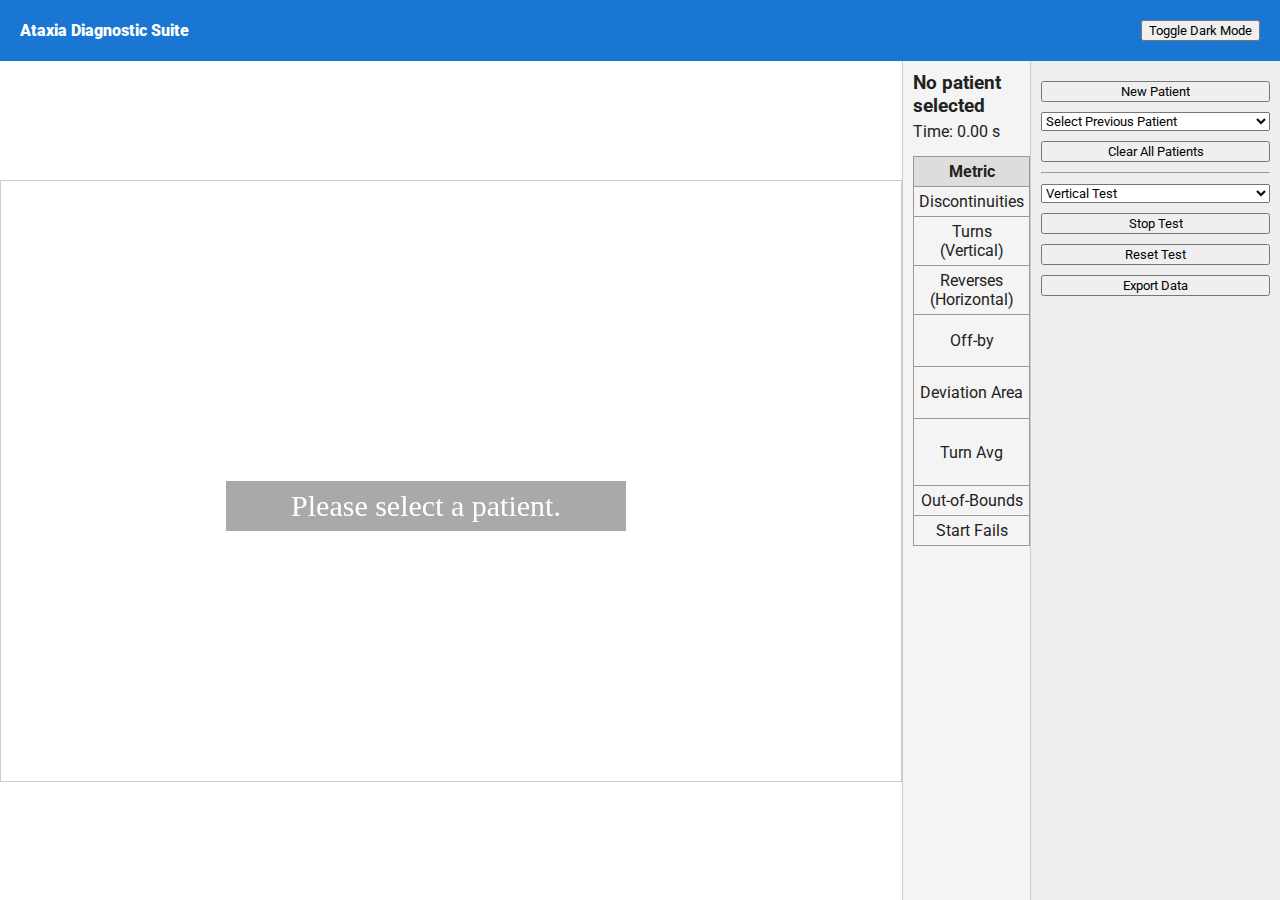
<file: Ataxia.html>
<!DOCTYPE html>
<html lang="en">
<head>
    <meta charset="UTF-8" />
    <meta name="viewport" content="width=device-width, initial-scale=1.0" />
    <title>Ataxia Diagnostic Suite</title>
    <link href="https://fonts.googleapis.com/css2?family=Roboto:wght@400;700&display=swap" rel="stylesheet">
    
    <style>
         :root {
            --bg: #f4f4f4;
            --text: #222;
            --accent: #1976d2;
        }
        
        body {
            margin: 0;
            font-family: 'Roboto', sans-serif;
            background-color: var(--bg);
            color: var(--text);
            display: flex;
            flex-direction: column;
            height: 100vh;
        }
        
        header {
            padding: 10px 20px;
            background-color: var(--accent);
            color: white;
            display: flex;
            justify-content: space-between;
            align-items: center;
            font-weight: 700;
        }
        
        #main {
            display: flex;
            flex: 1;
            overflow: hidden;
        }
        
        #canvas-container {
            flex: 2;
            display: flex;
            justify-content: center;
            align-items: center;
            background: white;
            border-right: 1px solid #ccc;
            position: relative;
        }
        
        canvas {
            border: 1px solid #ccc;
            background: #fff;
            touch-action: none;
        }
        
        #stats-panel {
            flex: 1;
            padding: 10px;
            overflow-y: auto;
            background: var(--bg);
        }
        
        #sidebar {
            width: 250px;
            background-color: #eee;
            border-left: 1px solid #ccc;
            padding: 10px;
            box-sizing: border-box;
        }
        
        label,
        select,
        button,
        input {
            display: block;
            width: 100%;
            margin: 10px 0;
            font-family: 'Roboto', sans-serif;
        }
        
        .patient-info {
            font-weight: 700;
            margin-bottom: 5px;
            font-size: 1.2em;
        }

        #timer-label {
            font-weight: 400;
            margin-bottom: 15px;
            font-size: 1em;
        }

        .chart-container {
            width: 100%;
            height: 200px;
            margin-top: 20px;
        }

        /* Dark mode inversion */
        .invert-colors {
            filter: invert(1) hue-rotate(180deg);
        }

        table {
            border-collapse: collapse;
            width: 100%;
            margin-top: 10px;
        }
        th, td {
            border: 1px solid #999;
            padding: 5px;
            text-align: center;
        }
        th {
            background: #ddd;
        }
    </style>
</head>

<body>
    <header>
        <div><strong>Ataxia Diagnostic Suite</strong></div>
        <div>
            <button onclick="toggleDarkMode()">Toggle Dark Mode</button>
        </div>
    </header>
    <div id="main">
        <div id="canvas-container">
            <canvas id="testCanvas"></canvas>
        </div>
        <div id="stats-panel">
            <div class="patient-info" id="patientInfo">No patient selected</div>
            <div id="timer-label">Time: <span id="timer">0.00</span> s</div>
            
            <!-- Stats Table -->
            <table id="statsTable">
                <thead>
                    <tr>
                        <th>Metric</th>
                        <th>Value</th>
                        <th>Mode</th>
                    </tr>
                </thead>
                <tbody>
                    <tr>
                        <td>Discontinuities</td>
                        <td id="discontValue">0</td>
                        <td>—</td>
                    </tr>
                    <tr>
                        <td>Turns (Vertical)</td>
                        <td id="verticalTurnValue">0</td>
                        <td>—</td>
                    </tr>
                    <tr>
                        <td>Reverses (Horizontal)</td>
                        <td id="horizontalTurnValue">0</td>
                        <td>—</td>
                    </tr>
                    <tr>
                        <td>Off-by</td>
                        <td id="offByValue">0</td>
                        <td>
                            <input type="number" id="offByThreshold" value="10" style="width:60px" />
                        </td>
                    </tr>
                    <tr>
                        <td>Deviation Area</td>
                        <td id="deviationValue">0</td>
                        <td><button id="deviationModeBtn" onclick="toggleDeviationMode()">Total</button></td>
                    </tr>
                    <tr>
                        <td>Turn Avg</td>
                        <td id="turnValue">0</td>
                        <td><button id="turnModeBtn" onclick="toggleTurnMode()">Avg Vertical</button></td>
                    </tr>
                    <tr>
                        <td>Out-of-Bounds</td>
                        <td id="outOfBoundsValue">0</td>
                        <td>—</td>
                    </tr>
                    <tr>
                        <td>Start Fails</td>
                        <td id="startFailsValue">0</td>
                        <td>—</td>
                    </tr>
                </tbody>
            </table>
        </div>
        <div id="sidebar">
            <button onclick="openPatientDialog()">New Patient</button>
            <select id="previousPatients" onchange="loadPreviousPatient(this.value)">
                <option value="">Select Previous Patient</option>
            </select>
            <button onclick="clearAllPatients()">Clear All Patients</button>
            
            <hr>

            <select id="testSelector" onchange="changeTest()">
                <option value="vertical">Vertical Test</option>
                <option value="horizontal">Horizontal Test</option>
                <option value="diagonal1">Diagonal Test 1</option>
                <option value="diagonal2">Diagonal Test 2</option>
            </select>
            <button onclick="stopTest()">Stop Test</button>
            <button onclick="resetTest()">Reset Test</button>
            <!-- 
            <label>
                <input type="checkbox" id="timedMode" /> Timed Mode
            </label>
            -->
            <button onclick="exportData()">Export Data</button>
            <!-- 
            <button onclick="openChatDialog()">Chat</button>
            Upload Data <input type="file" id="upload" onchange="uploadFile()"/>
            -->
        </div>
    </div>

    <!-- Modal for Patient Info -->
    <dialog id="patientDialog">
        <form method="dialog">
            <label>Name: <input type="text" id="patientName" required /></label>
            <label>ID: <input type="text" id="patientID" required /></label>
            <menu>
                <button type="submit" onclick="setPatientInfo()">Confirm</button>
                <button onclick="patientDialog.close()">Cancel</button>
            </menu>
        </form>
    </dialog>

    <!-- Modal for Chat -->
    <dialog id="chatDialog">
        <p>Select a question:</p>
        <select onchange="answerQuestion(this.value)">
            <option value="">-- Select --</option>
            <option value="measure">What does this test measure?</option>
            <option value="interpret">How do I interpret my results?</option>
        </select>
        <p id="chatResponse"></p>
        <menu>
            <button onclick="chatDialog.close()">Close</button>
        </menu>
    </dialog>

    <script>
        let currentPatient = null;
        let currentTest = null;
        let testActive = false;

        const canvas = document.getElementById("testCanvas");
        const ctx = canvas.getContext("2d");

        const WIDTH = 900, HEIGHT = 600;
        const BOX_SIZE = 50;

        canvas.width = WIDTH;
        canvas.height = HEIGHT;

        let touches = [], turns = [];
        let pointerdown = false;
        let canDraw = false;
        let startBox, finishBox;
        let startHit = false;
        let finishHit = false;
        let success = false;

        function toggleDarkMode() {
            document.body.classList.toggle("invert-colors");
        }

        function getCoordinatesFromEvent(e) {
            const rect = canvas.getBoundingClientRect();
            return [e.clientX - rect.left, e.clientY - rect.top];
        }
        function getCurrentTouch() {
            return touches[touches.length - 1];
        }
        function isInsideBox(x, y, box) {
            return x >= box[0] && x <= box[0] + BOX_SIZE &&
                   y >= box[1] && y <= box[1] + BOX_SIZE;
        }
        
        let statistics = {
        	discontinuities: 0,
        	verticalTurns: 0,
        	deviationArea: 0,  // sum of distances from ideal line
        	horizontalTurns: 0,
        	outOfBounds: 0,
        	startFails: 0,
        };
        
        let dx = 0, dy = 0;

        // Table update modes
        let deviationMode = "total";   // total | average
        let turnMode = "avgVertical";  // avgVertical | avgHorizontal

        function toggleDeviationMode() {
            deviationMode = (deviationMode === "total") ? "average" : "total";
            document.getElementById("deviationModeBtn").innerText = 
                deviationMode.charAt(0).toUpperCase() + deviationMode.slice(1);
            updateStats();
        }

        function toggleTurnMode() {
            turnMode = (turnMode === "avgVertical") ? "avgHorizontal" : "avgVertical";
            document.getElementById("turnModeBtn").innerText =
                (turnMode === "avgVertical") ? "Avg Vertical" : "Avg Horizontal";
            updateStats();
        }

        function totalPointCount() {
            return touches.reduce((acc, t) => acc + t.points.length, 0);
        }

        function updateStats() {
            // Off-by: recompute using threshold
            const thresholdEl = document.getElementById("offByThreshold");
            const threshold = parseFloat(thresholdEl.value) || 10;
            document.getElementById("offByValue").innerText = updateOffBy(threshold);

            // Deviation value: total or average per sampled point
            let deviationVal = statistics.deviationArea;
            if (deviationMode === "average") {
                const n = totalPointCount();
                deviationVal = n > 0 ? deviationVal / n : 0;
            }
            document.getElementById("deviationValue").innerText = deviationVal.toFixed(2);

            // Turns average per stroke (touch)
            const touchCount = Math.max(1, touches.length); // avoid div by zero
            let turnVal = 0;
            
            // average DISTANCE FROM THE LINE when the turn occurs
            if (turnMode === "avgVertical") {
            	for (let turn of turns)
            		if (turn.horizontal === false)
            			turnVal += turn.distance;
            	if (statistics.verticalTurns !== 0)
            		turnVal /= statistics.verticalTurns;
            } else {
            	for (let turn of turns)
            		if (turn.horizontal === true)
            			turnVal += turn.distance;
            	if (statistics.horizontalTurns !== 0) 
            	turnVal /= statistics.horizontalTurns;
            }
            document.getElementById("turnValue").innerText = turnVal.toFixed(2);

            // Other stats
            document.getElementById("outOfBoundsValue").innerText = statistics.outOfBounds;
            document.getElementById("startFailsValue").innerText = statistics.startFails;
            
            document.getElementById("discontValue").innerText = statistics.discontinuities;
            document.getElementById("verticalTurnValue").innerText = statistics.verticalTurns;
            document.getElementById("horizontalTurnValue").innerText = statistics.horizontalTurns;
        }

        // Update on threshold change live
        document.getElementById("offByThreshold").addEventListener("input", updateStats);
        document.getElementById("offByThreshold").addEventListener("change", updateStats);

        function updateOffBy(threshold) {
        	let count = 0;
        	for (const touch of touches) {
        		const points = touch.points;
        		let lastDistance = 0;
        		for (const point of points) {
        			const distance = calcDeviation(point);
        			if (distance > threshold && lastDistance <= threshold) count++;
        			lastDistance = distance;
        		}
        	}
        	return count;
        }
        
        function calcDeviation(coords) {
        	const x = coords[0], y = coords[1];
        	const startX = startBox[0] + BOX_SIZE/2, startY = startBox[1] + BOX_SIZE/2;
        	const endX   = finishBox[0] + BOX_SIZE/2, endY   = finishBox[1] + BOX_SIZE/2;
        	
        	if (startX !== endX) {
		    	const m = (endY - startY) / (endX - startX);
				const a = -m;
				const b = 1;
				const c = -startY + m * startX;
				const distance = Math.abs(a * x + b * y + c) / Math.sqrt(a*a + b*b);
				return distance;
			} else {
				// vertical line special case
				return Math.abs(x - startX);
			}
        }

        // ====== EVENTS ======
        canvas.addEventListener("pointerdown", (e) => {
            pointerdown = true;
            const coords = getCoordinatesFromEvent(e);

            if (testActive && !success) {
		        const distance = calcDeviation(coords);

           		if (isInsideBox(coords[0], coords[1], startBox)) {
           			if (startHit === true) {
                		statistics.discontinuities++; 
                		console.log(statistics.discontinuities);
           			} else {
		        		startTimer();
				        canDraw = true;
				        startHit = true;
				        redrawTest();
		            }
				    touches.push({ points: [[coords[0], coords[1], Date.now()]] });
                } else {
                	if (!startHit) {
		            	statistics.startFails++;
		            	updateStats();
                	} else {
                		statistics.discontinuities++; 
		            	updateStats();
		            	touches.push({ points: [[coords[0], coords[1], Date.now()]] });
						statistics.deviationArea += distance;
                	}
                }
                updateStats();
            }
        });
        
        canvas.addEventListener("pointerleave", () => {
        	if (pointerdown && canDraw && !success) {
        		statistics.outOfBounds++;
		        updateStats();
		        pointerdown = false;
        	}
        });

        canvas.addEventListener("pointermove", (e) => {
            if (pointerdown && canDraw && !success) {
                const coords = getCoordinatesFromEvent(e);
                const lastPoint = getCurrentTouch().points[getCurrentTouch().points.length - 1];

                // Draw path
                ctx.beginPath();
                ctx.moveTo(lastPoint[0], lastPoint[1]);
                ctx.lineTo(coords[0], coords[1]);
                ctx.stroke();
                ctx.closePath();

		        const distance = calcDeviation(coords);
				statistics.deviationArea += distance;
                
                function normalize(a) {
                	if (a > 0) return 1;
                	if (a < 0) return -1;
                	return 0;
                }
                
                const dxNow = normalize(coords[0] - lastPoint[0]);
                const dyNow = normalize(coords[1] - lastPoint[1]);
                
                // sensitivity rating field? # of pixels
                // right how it works is that it looks at the signs and checks if they're different
                // a * b < 0
                // (a ^ b) >> 31 == -1 <-- fun way to do it
                // (a ^ b) >>> 31 == 1 <-- fun way to do it
                
                // check if they're different signs AND make sure that dx > 5 or something
                if (dx !== dxNow) {
                	statistics.horizontalTurns++;
                	turns.push( { horizontal: true, distance } );
                }
                if (dy !== dyNow) {
                	statistics.verticalTurns++;
                	turns.push( { horizontal: false, distance } );
                }
                
                dx = dxNow; 
                dy = dyNow;
                
                getCurrentTouch().points.push([coords[0], coords[1], Date.now()]);

                if (isInsideBox(coords[0], coords[1], finishBox)) {
                    stopTimer();
                    canDraw = false;
                    pointerdown = false;
                    finishHit = true;
                    success = true;
                    redrawTest(false);
                    drawSuccessText();
                }
                updateStats();
            }
        });

        canvas.addEventListener("pointerup", () => { pointerdown = false; });

        // ====== TIMER ======
        let timerId = 0;
        function startTimer(){
            const time = document.getElementById("timer");
            const now = Date.now();
            clearInterval(timerId);
            timerId = setInterval(() => {
                time.innerText = ((Date.now() - now)/1000).toFixed(2);
            }, 10);
        }
        function stopTimer(){
            clearInterval(timerId);
        }

        // ====== TEST DEFINITIONS ======
        const tests = {
            horizontal: {
                name: "Horizontal Test",
                position: () => [
                    [10, HEIGHT / 2 - BOX_SIZE / 2],
                    [WIDTH - 10 - BOX_SIZE, HEIGHT / 2 - BOX_SIZE / 2]
                ]
            },
            vertical: {
                name: "Vertical Test",
                position: () => [
                    [WIDTH / 2 - BOX_SIZE / 2, 10],
                    [WIDTH / 2 - BOX_SIZE / 2, HEIGHT - 10 - BOX_SIZE]
                ]
            },
            diagonal1: {
                name: "Diagonal Test 1",
                position: () => [
                    [10, 10],
                    [WIDTH - 10 - BOX_SIZE, HEIGHT - 10 - BOX_SIZE]
                ]
            },
            diagonal2: {
                name: "Diagonal Test 2",
                position: () => [
                    [10, HEIGHT - 10 - BOX_SIZE],
                    [WIDTH - 10 - BOX_SIZE, 10]
                ]
            }
        };

        // ====== UI / PATIENT MGMT ======
        function openPatientDialog() {
            document.getElementById("patientDialog").showModal();
        }

        function savePatient(name, id) {
            const patients = JSON.parse(localStorage.getItem("patients") || "[]");
            if (!patients.find(p => p.name === name && p.id === id)) {
                patients.push({ name, id });
                localStorage.setItem("patients", JSON.stringify(patients));
                populatePreviousPatients();
                
                // this will allow us to start the test automatically
                upDatePatientInfo(name, id);
                
                changeTest(); // start the test display automatically
            }
        }

        function populatePreviousPatients() {
            const patients = JSON.parse(localStorage.getItem("patients") || "[]");
            const select = document.getElementById("previousPatients");
            select.innerHTML = '<option value="">Select Previous Patient</option>';
            patients.forEach(p => {
                const opt = document.createElement("option");
                opt.value = p.name;
                opt.text = `${p.name}`;
                select.add(opt);
            });
        }

        function loadPreviousPatient(name) {
            if (!name) return;
            const patients = JSON.parse(localStorage.getItem("patients") || "[]");
            const patient = patients.find(p => p.name === name);
            if (patient) {
                const enteredId = prompt(`Enter ID for ${patient.name}:`);
                if (enteredId === patient.id) {
                    upDatePatientInfo(patient.name, patient.id);
            		changeTest();
                } else {
                    alert("Incorrect ID. Access denied.");
                }
            }
            document.getElementById("previousPatients").value = "";
        }
        
        function clearAllPatients() {
        	localStorage.clear();
        	populatePreviousPatients();
        }

        function setPatientInfo() {
            const name = document.getElementById("patientName").value;
            const id = document.getElementById("patientID").value;
            localStorage.setItem("name", name);
            localStorage.setItem("id", id);

			let nameElement = document.getElementById("patientName");
            nameElement.value = "";
            document.getElementById("patientID").value = "";
            savePatient(name, id);
            upDatePatientInfo(name, id);
        }

        function upDatePatientInfo(name, id){
            currentPatient = { name, id, timestamp: new Date().toISOString() };
            document.getElementById("patientInfo").innerText = `Patient: ${name} (ID: ${id})`;
        }

        if(localStorage.getItem("name") != null){
            const name = localStorage.getItem("name");
            const id = localStorage.getItem("id");
            upDatePatientInfo(name, id);
        }
        populatePreviousPatients();

        function changeTest() {
            const testKey = document.getElementById("testSelector").value;
            currentTest = tests[testKey];
            resetTest();
            startTest();
        }

        function startTest() {
            if (!currentPatient) {
            	ctx.clearRect(0, 0, canvas.width, canvas.height);
            	drawBox(900 / 4, 600 / 2, 400, 50, "darkgray", "Please select a patient.");
                canDraw = false;
                testActive = false;
                //alert("Please select or create a patient first.");
                return;
            }
            if (!currentTest) return;
            testActive = true;
            resetTest();
        }

        function stopTest() {
        	testActive = false;
        	stopTimer();
        	
        	pointerdown = false;
        	canDraw = false;
        }

        // ====== DRAWING HELPERS ======
        function drawBox(x, y, w, h, color = "red", text = "") {
            // (this was the cut-off line you pointed out — fully implemented below)
            ctx.fillStyle = color;
            ctx.fillRect(x, y, w, h);

            if (text) {
                ctx.fillStyle = "white";
                ctx.font = "30px Roboto";
                const t = ctx.measureText(text);
                ctx.fillText(text, x + w / 2 - t.width / 2, y + h - 15);
            }
        }

        function drawLine(sx, sy, ex, ey, width = 1) {
            ctx.beginPath();
            ctx.moveTo(sx, sy);
            ctx.lineTo(ex, ey);
            ctx.lineWidth = width;
            ctx.stroke();
            ctx.closePath();
        }

        function drawSuccessText() {
            ctx.fillStyle = "green";
            ctx.font = "bold 60px Roboto";
            ctx.textAlign = "center";
            ctx.fillText("Success!", WIDTH / 2, HEIGHT / 2);
            ctx.textAlign = "start";
        }

        function redrawTest(clear = true) {
            if (clear) ctx.clearRect(0, 0, canvas.width, canvas.height);

            // ideal line is center-to-center of boxes
            drawLine(
                startBox[0] + BOX_SIZE / 2,
                startBox[1] + BOX_SIZE / 2,
                finishBox[0] + BOX_SIZE / 2,
                finishBox[1] + BOX_SIZE / 2,
                0.5
            );

            const startColor = startHit ? "green" : "red";
            const finishColor = finishHit ? "green" : "red";

            drawBox(startBox[0], startBox[1], BOX_SIZE, BOX_SIZE, startColor, "S");
            drawBox(finishBox[0], finishBox[1], BOX_SIZE, BOX_SIZE, finishColor, "F");

            if (success) drawSuccessText();
        }

        function resetStats() {
            statistics = {
                discontinuities: 0,
                verticalTurns: 0,
                deviationArea: 0,
                horizontalTurns: 0,
                outOfBounds: 0,
                startFails: 0,
            };
            dx = 0; dy = 0;
        }

        function resetTest() {
            if (!currentTest) return;
            ctx.clearRect(0, 0, canvas.width, canvas.height);

            const points = currentTest.position();
            startBox = points[0];
            finishBox = points[1];

            touches = [];
            canDraw = false;
            startHit = false;
            finishHit = false;
            success = false;

            resetStats();
            redrawTest();
            updateStats();
        }

        function exportData() {
            if (!currentTest || !currentPatient) {
                alert("Please select a test and enter patient info.");
                return;
            }
            const exportObj = {
                patient: currentPatient,
                test: currentTest.name,
                timestamp: new Date().toISOString(),
                stats: {
                    ...statistics,
                    offByThreshold: parseFloat(document.getElementById("offByThreshold").value) || 10,
                    offByCount: parseFloat(document.getElementById("offByValue").innerText) || 0,
                    deviationMode,
                    deviationShown: parseFloat(document.getElementById("deviationValue").innerText) || 0,
                    turnMode,
                    turnShown: parseFloat(document.getElementById("turnValue").innerText) || 0
                }
            };
            const blob = new Blob([JSON.stringify(exportObj, null, 2)], { type: "application/json" });
            const url = URL.createObjectURL(blob);
            const a = document.createElement("a");
            const filename = `${currentPatient.name.replace(/\s+/g, "_")}_${currentPatient.id}_${Date.now()}.json`;
            a.href = url;
            a.download = filename;
            a.click();
            URL.revokeObjectURL(url);
        }

        function openChatDialog() {
            document.getElementById("chatDialog").showModal();
        }

        function answerQuestion(value) {
            const response = document.getElementById("chatResponse");
            if (value === "measure") {
                response.innerText = "Each test measures aspects of motor control including accuracy, timing, smoothness, and response delay.";
            } else if (value === "interpret") {
                response.innerText = "Higher deviation, slower reaction times, or inconsistent motion can indicate greater severity of ataxia.";
            } else {
                response.innerText = "";
            }
        }

        function uploadFile(){
            const element = document.getElementById("upload");
            if (element.files.length === 0) return;
            const file = element.files[0];

            // Example: parse filename "First_Last_ID_169214233.json"
            const nameParts = file.name.split("_");
            if (nameParts.length >= 3) {
                const timePart = nameParts[nameParts.length - 1];
                const idPart = nameParts[nameParts.length - 2];
                nameParts.pop(); // time
                nameParts.pop(); // id
                const guessedName = nameParts.join(" ").replace(/\.[^/.]+$/, ""); // strip extension if any
                // Optionally set patient fields (commented to avoid auto-overwrite)
                // upDatePatientInfo(guessedName, idPart);
            }

            if (file.type !== "application/json") {
                alert("Uploaded file is not a JSON file.");
                return;
            }
            
            const reader = new FileReader();
            reader.onload = () => {
                try{
                    const result = JSON.parse(reader.result);
                    console.log("Parsed JSON:", result);
                } catch(e){
                    alert("There was an error parsing the JSON file.");
                }
            };
            reader.onerror = () => {
                alert("Could not read the file.");
            };
            reader.readAsText(file);
        }

        // Initialize default test
        function init() {
            // Set an initial test selection
            document.getElementById("testSelector").value = "vertical";
            changeTest();
            updateStats();
        }

        // Start
        init();
    </script>
</body>
</html>
</file>
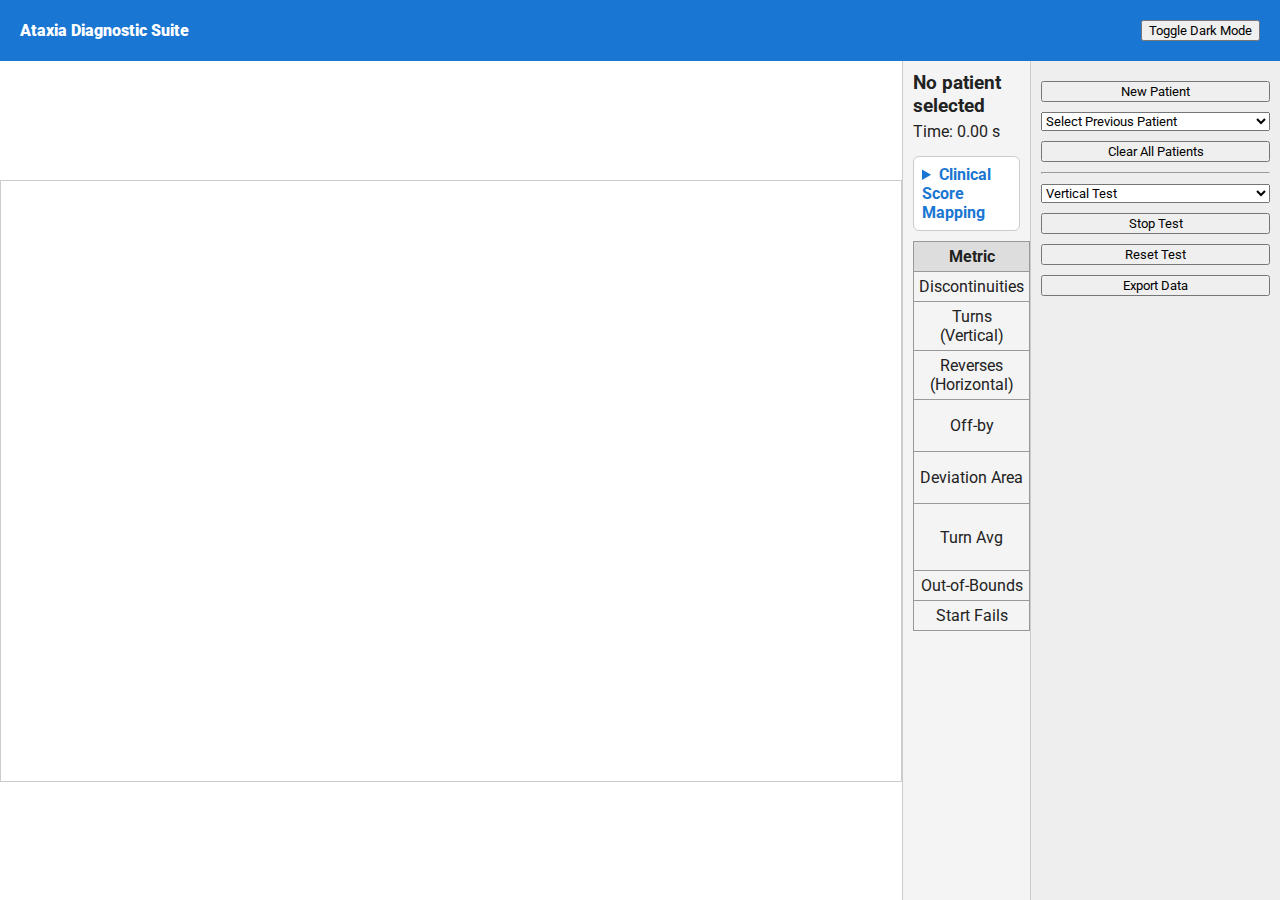
<file: AtaxiaPt2.html>
<!DOCTYPE html>
<html lang="en">
<head>
    <meta charset="UTF-8" />
    <meta name="viewport" content="width=device-width, initial-scale=1.0" />
    <title>Ataxia Diagnostic Suite</title>
    <link href="https://fonts.googleapis.com/css2?family=Roboto:wght@400;700&display=swap" rel="stylesheet">

    <style>
        :root {
            --bg: #f4f4f4;
            --text: #222;
            --accent: #1976d2;
        }

        body {
            margin: 0;
            font-family: 'Roboto', sans-serif;
            background-color: var(--bg);
            color: var(--text);
            display: flex;
            flex-direction: column;
            height: 100vh;
        }

        header {
            padding: 10px 20px;
            background-color: var(--accent);
            color: white;
            display: flex;
            justify-content: space-between;
            align-items: center;
            font-weight: 700;
        }

        #main {
            display: flex;
            flex: 1;
            overflow: hidden;
        }

        #canvas-container {
            flex: 2;
            display: flex;
            justify-content: center;
            align-items: center;
            background: white;
            border-right: 1px solid #ccc;
            position: relative;
        }

        canvas {
            border: 1px solid #ccc;
            background: #fff;
            touch-action: none;
        }

        #stats-panel {
            flex: 1;
            padding: 10px;
            overflow-y: auto;
            background: var(--bg);
        }

        #sidebar {
            width: 250px;
            background-color: #eee;
            border-left: 1px solid #ccc;
            padding: 10px;
            box-sizing: border-box;
        }

        label,
        select,
        button,
        input {
            display: block;
            width: 100%;
            margin: 10px 0;
            font-family: 'Roboto', sans-serif;
        }

        .patient-info {
            font-weight: 700;
            margin-bottom: 5px;
            font-size: 1.2em;
        }

        #timer-label {
            font-weight: 400;
            margin-bottom: 15px;
            font-size: 1em;
        }

        /* Collapsible clinical score box */
        details {
            margin-top: 15px;
            border: 1px solid #ccc;
            border-radius: 6px;
            background: white;
            padding: 8px;
        }

        details summary {
            font-weight: bold;
            cursor: pointer;
            color: var(--accent);
            outline: none;
        }

        details[open] summary {
            border-bottom: 1px solid #ccc;
            margin-bottom: 6px;
        }

        .chart-container {
            width: 100%;
            height: 200px;
            margin-top: 20px;
        }

        .invert-colors {
            filter: invert(1) hue-rotate(180deg);
        }

        table {
            border-collapse: collapse;
            width: 100%;
            margin-top: 10px;
        }

        th, td {
            border: 1px solid #999;
            padding: 5px;
            text-align: center;
        }

        th {
            background: #ddd;
        }
    </style>
</head>

<body>
    <header>
        <div><strong>Ataxia Diagnostic Suite</strong></div>
        <div>
            <button onclick="toggleDarkMode()">Toggle Dark Mode</button>
        </div>
    </header>

    <div id="main">
        <div id="canvas-container">
            <canvas id="testCanvas"></canvas>
        </div>

        <div id="stats-panel">
            <div class="patient-info" id="patientInfo">No patient selected</div>
            <div id="timer-label">Time: <span id="timer">0.00</span> s</div>

            <!-- Collapsible Clinical Score -->
            <details id="clinical-score-box">
                <summary>Clinical Score Mapping</summary>
                <div id="clinical-score-content">
                    <p><em>No data yet. Run a test to compute scores.</em></p>
                </div>
            </details>

            <!-- Stats Table -->
            <table id="statsTable">
                <thead>
                    <tr>
                        <th>Metric</th>
                        <th>Value</th>
                        <th>Mode</th>
                    </tr>
                </thead>
                <tbody>
                    <tr><td>Discontinuities</td><td id="discontValue">0</td><td>—</td></tr>
                    <tr><td>Turns (Vertical)</td><td id="verticalTurnValue">0</td><td>—</td></tr>
                    <tr><td>Reverses (Horizontal)</td><td id="horizontalTurnValue">0</td><td>—</td></tr>
                    <tr><td>Off-by</td><td id="offByValue">0</td><td><input type="number" id="offByThreshold" value="10" style="width:60px" /></td></tr>
                    <tr><td>Deviation Area</td><td id="deviationValue">0</td><td><button id="deviationModeBtn" onclick="toggleDeviationMode()">Total</button></td></tr>
                    <tr><td>Turn Avg</td><td id="turnValue">0</td><td><button id="turnModeBtn" onclick="toggleTurnMode()">Avg Vertical</button></td></tr>
                    <tr><td>Out-of-Bounds</td><td id="outOfBoundsValue">0</td><td>—</td></tr>
                    <tr><td>Start Fails</td><td id="startFailsValue">0</td><td>—</td></tr>
                </tbody>
            </table>
        </div>

        <div id="sidebar">
            <button onclick="openPatientDialog()">New Patient</button>
            <select id="previousPatients" onchange="loadPreviousPatient(this.value)">
                <option value="">Select Previous Patient</option>
            </select>
            <button onclick="clearAllPatients()">Clear All Patients</button>

            <hr>

            <select id="testSelector" onchange="changeTest()">
                <option value="vertical">Vertical Test</option>
                <option value="horizontal">Horizontal Test</option>
                <option value="diagonal1">Diagonal Test 1</option>
                <option value="diagonal2">Diagonal Test 2</option>
            </select>

            <button onclick="stopTest()">Stop Test</button>
            <button onclick="resetTest()">Reset Test</button>
            <button onclick="exportData()">Export Data</button>
        </div>
    </div>

    <!-- Modal for Patient Info -->
    <dialog id="patientDialog">
        <form method="dialog">
            <label>Name: <input type="text" id="patientName" required /></label>
            <label>ID: <input type="text" id="patientID" required /></label>
            <menu>
                <button type="submit" onclick="setPatientInfo()">Confirm</button>
                <button onclick="patientDialog.close()">Cancel</button>
            </menu>
        </form>
    </dialog>

    <script>
        let currentPatient = null;
        let currentTest = null;
        let testActive = false;
        const canvas = document.getElementById("testCanvas");
        const ctx = canvas.getContext("2d");
        const WIDTH = 900, HEIGHT = 600, BOX_SIZE = 50;
        canvas.width = WIDTH; canvas.height = HEIGHT;

        let touches = [], turns = [], pointerdown = false, canDraw = false;
        let startBox, finishBox, startHit = false, finishHit = false, success = false;
        let dx = 0, dy = 0;
        let statistics = { discontinuities: 0, verticalTurns: 0, deviationArea: 0, horizontalTurns: 0, outOfBounds: 0, startFails: 0 };

        let deviationMode = "total";
        let turnMode = "avgVertical";

        function toggleDarkMode() { document.body.classList.toggle("invert-colors"); }

        // === Utility Functions ===
        function getCoordinatesFromEvent(e) { const r = canvas.getBoundingClientRect(); return [e.clientX - r.left, e.clientY - r.top]; }
        function getCurrentTouch() { return touches[touches.length - 1]; }
        function isInsideBox(x, y, b) { return x >= b[0] && x <= b[0]+BOX_SIZE && y >= b[1] && y <= b[1]+BOX_SIZE; }

        function calcDeviation(coords) {
            const [x, y] = coords;
            const sx = startBox[0] + BOX_SIZE/2, sy = startBox[1] + BOX_SIZE/2;
            const ex = finishBox[0] + BOX_SIZE/2, ey = finishBox[1] + BOX_SIZE/2;
            if (sx !== ex) {
                const m = (ey - sy) / (ex - sx);
                const a = -m, b = 1, c = -sy + m*sx;
                return Math.abs(a*x + b*y + c) / Math.sqrt(a*a + b*b);
            } else return Math.abs(x - sx);
        }

        // === Stats + Score ===
        function computeClinicalScore() {
            const deviation_area = statistics.deviationArea;
            const turn_height = (turnMode === "avgVertical") ? statistics.verticalTurns : statistics.horizontalTurns;
            const discontinuities = statistics.discontinuities;
            const reverses = statistics.horizontalTurns;
            const out_of_bounds = statistics.outOfBounds;
            const start_fails = statistics.startFails;

            const score_dev = Math.min(4, deviation_area / 500);
            const score_turn = Math.min(4, turn_height / 150);
            const score_dis = Math.min(4, (discontinuities + reverses) / 5);
            const score_bounds = Math.min(4, (out_of_bounds + start_fails) / 3);
            const sara_score = (score_dev + score_turn + score_dis + score_bounds) / 4;

            let desc = "";
            if (sara_score < 0.5) desc = "Normal, smooth, accurate movement";
            else if (sara_score < 1.5) desc = "Slight tremor or inaccuracy, but target achieved";
            else if (sara_score < 2.5) desc = "Moderate tremor; instability present but functional";
            else if (sara_score < 3.5) desc = "Severe tremor; frequent overshoot or instability";
            else desc = "Inability to reach target or complete task";

            document.getElementById("clinical-score-content").innerHTML = `
                <p><strong>SARA Subscore:</strong> ${sara_score.toFixed(2)} / 4</p>
                <ul>
                    <li><b>Deviation:</b> ${score_dev.toFixed(2)}</li>
                    <li><b>Turns:</b> ${score_turn.toFixed(2)}</li>
                    <li><b>Discontinuities:</b> ${score_dis.toFixed(2)}</li>
                    <li><b>Bounds/Start Fails:</b> ${score_bounds.toFixed(2)}</li>
                </ul>
                <p><em>${desc}</em></p>
            `;

            return {
                score_dev: +score_dev.toFixed(2),
                score_turn: +score_turn.toFixed(2),
                score_dis: +score_dis.toFixed(2),
                score_bounds: +score_bounds.toFixed(2),
                sara_score: +sara_score.toFixed(2),
                description: desc,
                completed_at: new Date().toISOString()
            };
        }

        function updateStats() {
            const th = parseFloat(document.getElementById("offByThreshold").value) || 10;
            document.getElementById("offByValue").innerText = updateOffBy(th);
            let dev = statistics.deviationArea;
            if (deviationMode === "average") dev = totalPointCount() > 0 ? dev / totalPointCount() : 0;
            document.getElementById("deviationValue").innerText = dev.toFixed(2);
            document.getElementById("outOfBoundsValue").innerText = statistics.outOfBounds;
            document.getElementById("startFailsValue").innerText = statistics.startFails;
            document.getElementById("discontValue").innerText = statistics.discontinuities;
            document.getElementById("verticalTurnValue").innerText = statistics.verticalTurns;
            document.getElementById("horizontalTurnValue").innerText = statistics.horizontalTurns;
        }

        function totalPointCount(){return touches.reduce((a,t)=>a+t.points.length,0);}
        function updateOffBy(th){let c=0;for(const t of touches){let last=0;for(const p of t.points){const d=calcDeviation(p);if(d>th&&last<=th)c++;last=d;}}return c;}
        document.getElementById("offByThreshold").addEventListener("input",updateStats);

        // === Drawing & Test Management ===
        const tests = {
            horizontal:{name:"Horizontal Test",position:()=>[[10,HEIGHT/2-BOX_SIZE/2],[WIDTH-10-BOX_SIZE,HEIGHT/2-BOX_SIZE/2]]},
            vertical:{name:"Vertical Test",position:()=>[[WIDTH/2-BOX_SIZE/2,10],[WIDTH/2-BOX_SIZE/2,HEIGHT-10-BOX_SIZE]]},
            diagonal1:{name:"Diagonal Test 1",position:()=>[[10,10],[WIDTH-10-BOX_SIZE,HEIGHT-10-BOX_SIZE]]},
            diagonal2:{name:"Diagonal Test 2",position:()=>[[10,HEIGHT-10-BOX_SIZE],[WIDTH-10-BOX_SIZE,10]]}
        };

        function drawBox(x,y,w,h,c="red",t=""){ctx.fillStyle=c;ctx.fillRect(x,y,w,h);if(t){ctx.fillStyle="white";ctx.font="30px Roboto";const m=ctx.measureText(t);ctx.fillText(t,x+w/2-m.width/2,y+h-15);}}
        function drawLine(sx,sy,ex,ey,w=1){ctx.beginPath();ctx.moveTo(sx,sy);ctx.lineTo(ex,ey);ctx.lineWidth=w;ctx.stroke();ctx.closePath();}
        function drawSuccessText(){ctx.fillStyle="green";ctx.font="bold 60px Roboto";ctx.textAlign="center";ctx.fillText("Success!",WIDTH/2,HEIGHT/2);ctx.textAlign="start";}
        function redrawTest(c=true){if(c)ctx.clearRect(0,0,canvas.width,canvas.height);drawLine(startBox[0]+BOX_SIZE/2,startBox[1]+BOX_SIZE/2,finishBox[0]+BOX_SIZE/2,finishBox[1]+BOX_SIZE/2,0.5);drawBox(startBox[0],startBox[1],BOX_SIZE,BOX_SIZE,startHit?"green":"red","S");drawBox(finishBox[0],finishBox[1],BOX_SIZE,BOX_SIZE,finishHit?"green":"red","F");if(success)drawSuccessText();}
        function resetStats(){statistics={discontinuities:0,verticalTurns:0,deviationArea:0,horizontalTurns:0,outOfBounds:0,startFails:0};dx=0;dy=0;}
        function resetTest(){if(!currentTest)return;ctx.clearRect(0,0,canvas.width,canvas.height);[startBox,finishBox]=currentTest.position();touches=[];canDraw=false;startHit=finishHit=success=false;resetStats();redrawTest();updateStats();}

        let timerId=0;function startTimer(){const t=document.getElementById("timer");const now=Date.now();clearInterval(timerId);timerId=setInterval(()=>{t.innerText=((Date.now()-now)/1000).toFixed(2);},10);}function stopTimer(){clearInterval(timerId);}

        canvas.addEventListener("pointerdown",e=>{pointerdown=true;const c=getCoordinatesFromEvent(e);if(testActive&&!success){const d=calcDeviation(c);if(isInsideBox(c[0],c[1],startBox)){if(startHit){statistics.discontinuities++;}else{startTimer();canDraw=true;startHit=true;redrawTest();}touches.push({points:[[c[0],c[1],Date.now()]]});}else{if(!startHit){statistics.startFails++;}else{statistics.discontinuities++;touches.push({points:[[c[0],c[1],Date.now()]]});statistics.deviationArea+=d;}}updateStats();}});
        canvas.addEventListener("pointerleave",()=>{if(pointerdown&&canDraw&&!success){statistics.outOfBounds++;updateStats();pointerdown=false;}});
        canvas.addEventListener("pointermove",e=>{if(pointerdown&&canDraw&&!success){const c=getCoordinatesFromEvent(e);const lp=getCurrentTouch().points.at(-1);ctx.beginPath();ctx.moveTo(lp[0],lp[1]);ctx.lineTo(c[0],c[1]);ctx.stroke();ctx.closePath();const d=calcDeviation(c);statistics.deviationArea+=d;function norm(a){return a>0?1:a<0?-1:0;}const dxNow=norm(c[0]-lp[0]),dyNow=norm(c[1]-lp[1]);if(dx!==dxNow){statistics.horizontalTurns++;turns.push({horizontal:true,distance:d});}if(dy!==dyNow){statistics.verticalTurns++;turns.push({horizontal:false,distance:d});}dx=dxNow;dy=dyNow;getCurrentTouch().points.push([c[0],c[1],Date.now()]);if(isInsideBox(c[0],c[1],finishBox)){stopTimer();canDraw=false;pointerdown=false;finishHit=true;success=true;redrawTest(false);drawSuccessText();computeClinicalScore();}updateStats();}});
        canvas.addEventListener("pointerup",()=>{pointerdown=false;});
        function changeTest(){const v=document.getElementById("testSelector").value;currentTest=tests[v];testActive=true;resetTest();}
        function stopTest(){testActive=false;stopTimer();pointerdown=false;canDraw=false;computeClinicalScore();}
        function toggleDeviationMode(){deviationMode=deviationMode==="total"?"average":"total";document.getElementById("deviationModeBtn").innerText=deviationMode.charAt(0).toUpperCase()+deviationMode.slice(1);updateStats();}
        function toggleTurnMode(){turnMode=turnMode==="avgVertical"?"avgHorizontal":"avgVertical";document.getElementById("turnModeBtn").innerText=turnMode.charAt(3).toUpperCase()+turnMode.slice(4);updateStats();}

        // === Patient Management ===
        const patientDialog=document.getElementById("patientDialog");
        function openPatientDialog(){patientDialog.showModal();}
        function setPatientInfo(){const n=document.getElementById("patientName").value;const id=document.getElementById("patientID").value;if(!n||!id)return;currentPatient={name:n,id:id};document.getElementById("patientInfo").innerText=`${n} (ID: ${id})`;savePatientList();patientDialog.close();}
        function savePatientList(){let list=JSON.parse(localStorage.getItem("patients")||"[]");if(!list.some(p=>p.id===currentPatient.id))list.push(currentPatient);localStorage.setItem("patients",JSON.stringify(list));updatePatientDropdown();}
        function updatePatientDropdown(){const sel=document.getElementById("previousPatients");sel.innerHTML='<option value="">Select Previous Patient</option>';const list=JSON.parse(localStorage.getItem("patients")||"[]");list.forEach(p=>{const o=document.createElement("option");o.value=p.id;o.textContent=`${p.name} (ID: ${p.id})`;sel.appendChild(o);});}
        function loadPreviousPatient(id){if(!id)return;const list=JSON.parse(localStorage.getItem("patients")||"[]");const p=list.find(p=>p.id===id);if(p){currentPatient=p;document.getElementById("patientInfo").innerText=`${p.name} (ID: ${p.id})`;}}
        function clearAllPatients(){localStorage.removeItem("patients");updatePatientDropdown();document.getElementById("patientInfo").innerText="No patient selected";}
        updatePatientDropdown();

        // === Data Export ===
        function exportData() {
            if (!currentPatient || !currentTest) { alert("Please select patient and test first."); return; }

            const clinical = computeClinicalScore();

            const exportObj = {
                patient: currentPatient,
                test: currentTest.name,
                timestamp: new Date().toISOString(),
                stats: {
                    ...statistics,
                    offByThreshold: parseFloat(document.getElementById("offByThreshold").value) || 10,
                    offByCount: parseFloat(document.getElementById("offByValue").innerText) || 0,
                    deviationMode,
                    deviationShown: parseFloat(document.getElementById("deviationValue").innerText) || 0,
                    turnMode,
                    turnShown: parseFloat(document.getElementById("turnValue").innerText) || 0,
                    clinical
                }
            };

            const blob = new Blob([JSON.stringify(exportObj, null, 2)], { type: "application/json" });
            const a = document.createElement("a");
            a.href = URL.createObjectURL(blob);
            a.download = `ataxia_data_${currentPatient.id}_${Date.now()}.json`;
            a.click();
        }
    </script>
</body>
</html>
</file>
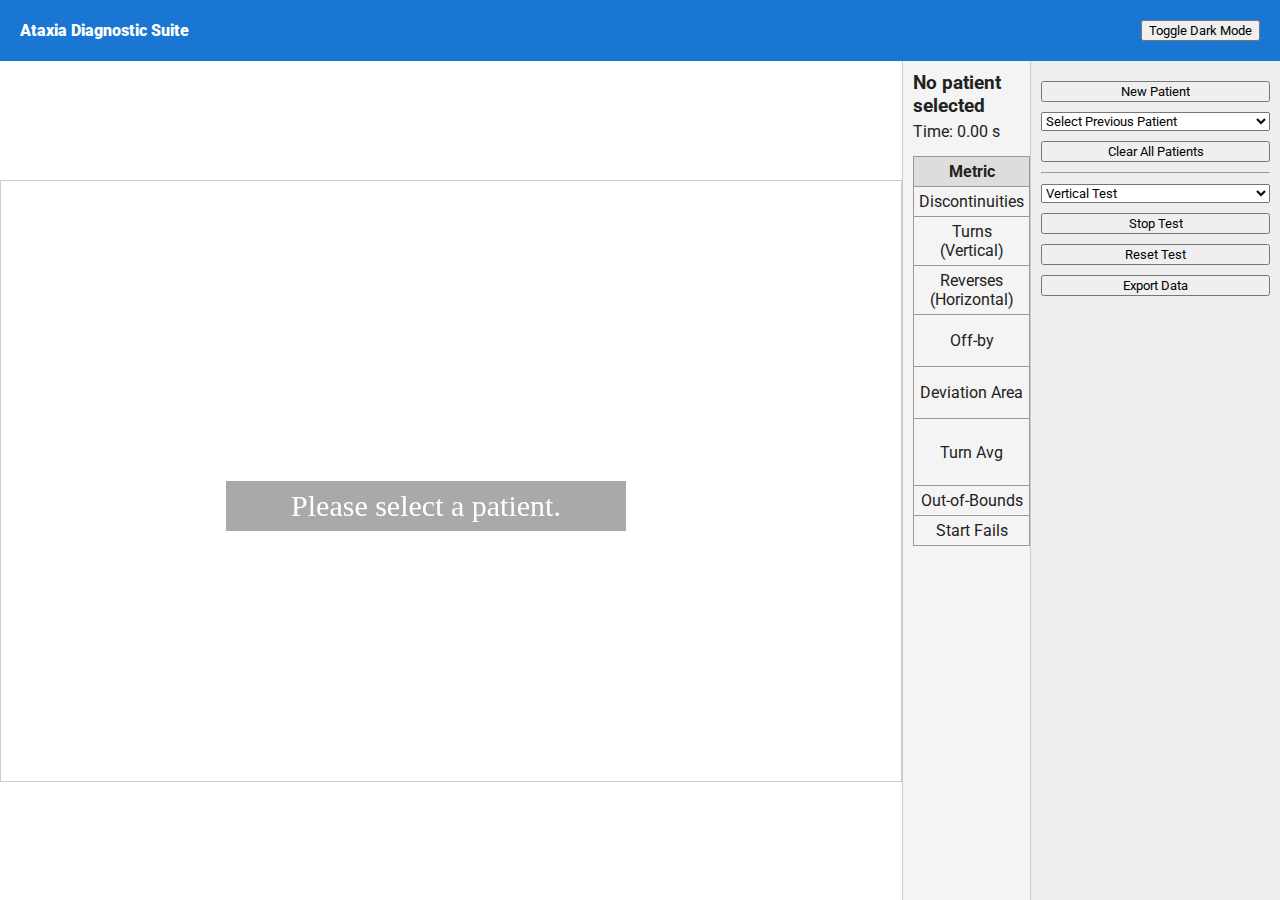
<file: cmq_LineDrawing_20250918.html>
<!DOCTYPE html>
<html lang="en">
<head>
    <meta charset="UTF-8" />
    <meta name="viewport" content="width=device-width, initial-scale=1.0" />
    <title>Ataxia Diagnostic Suite</title>
    <link href="https://fonts.googleapis.com/css2?family=Roboto:wght@400;700&display=swap" rel="stylesheet">
    
    <style>
         :root {
            --bg: #f4f4f4;
            --text: #222;
            --accent: #1976d2;
        }
        
        body {
            margin: 0;
            font-family: 'Roboto', sans-serif;
            background-color: var(--bg);
            color: var(--text);
            display: flex;
            flex-direction: column;
            height: 100vh;
        }
        
        header {
            padding: 10px 20px;
            background-color: var(--accent);
            color: white;
            display: flex;
            justify-content: space-between;
            align-items: center;
            font-weight: 700;
        }
        
        #main {
            display: flex;
            flex: 1;
            overflow: hidden;
        }
        
        #canvas-container {
            flex: 2;
            display: flex;
            justify-content: center;
            align-items: center;
            background: white;
            border-right: 1px solid #ccc;
            position: relative;
        }
        
        canvas {
            border: 1px solid #ccc;
            background: #fff;
            touch-action: none;
        }
        
        #stats-panel {
            flex: 1;
            padding: 10px;
            overflow-y: auto;
            background: var(--bg);
        }
        
        #sidebar {
            width: 250px;
            background-color: #eee;
            border-left: 1px solid #ccc;
            padding: 10px;
            box-sizing: border-box;
        }
        
        label,
        select,
        button,
        input {
            display: block;
            width: 100%;
            margin: 10px 0;
            font-family: 'Roboto', sans-serif;
        }
        
        .patient-info {
            font-weight: 700;
            margin-bottom: 5px;
            font-size: 1.2em;
        }

        #timer-label {
            font-weight: 400;
            margin-bottom: 15px;
            font-size: 1em;
        }

        .chart-container {
            width: 100%;
            height: 200px;
            margin-top: 20px;
        }

        /* Dark mode inversion */
        .invert-colors {
            filter: invert(1) hue-rotate(180deg);
        }

        table {
            border-collapse: collapse;
            width: 100%;
            margin-top: 10px;
        }
        th, td {
            border: 1px solid #999;
            padding: 5px;
            text-align: center;
        }
        th {
            background: #ddd;
        }
    </style>
</head>

<body>
    <header>
        <div><strong>Ataxia Diagnostic Suite</strong></div>
        <div>
            <button onclick="toggleDarkMode()">Toggle Dark Mode</button>
        </div>
    </header>
    <div id="main">
        <div id="canvas-container">
            <canvas id="testCanvas"></canvas>
        </div>
        <div id="stats-panel">
            <div class="patient-info" id="patientInfo">No patient selected</div>
            <div id="timer-label">Time: <span id="timer">0.00</span> s</div>
            
            <!-- Stats Table -->
            <table id="statsTable">
                <thead>
                    <tr>
                        <th>Metric</th>
                        <th>Value</th>
                        <th>Mode</th>
                    </tr>
                </thead>
                <tbody>
                    <tr>
                        <td>Discontinuities</td>
                        <td id="discontValue">0</td>
                        <td>—</td>
                    </tr>
                    <tr>
                        <td>Turns (Vertical)</td>
                        <td id="verticalTurnValue">0</td>
                        <td>—</td>
                    </tr>
                    <tr>
                        <td>Reverses (Horizontal)</td>
                        <td id="horizontalTurnValue">0</td>
                        <td>—</td>
                    </tr>
                    <tr>
                        <td>Off-by</td>
                        <td id="offByValue">0</td>
                        <td>
                            <input type="number" id="offByThreshold" value="10" style="width:60px" />
                        </td>
                    </tr>
                    <tr>
                        <td>Deviation Area</td>
                        <td id="deviationValue">0</td>
                        <td><button id="deviationModeBtn" onclick="toggleDeviationMode()">Total</button></td>
                    </tr>
                    <tr>
                        <td>Turn Avg</td>
                        <td id="turnValue">0</td>
                        <td><button id="turnModeBtn" onclick="toggleTurnMode()">Avg Vertical</button></td>
                    </tr>
                    <tr>
                        <td>Out-of-Bounds</td>
                        <td id="outOfBoundsValue">0</td>
                        <td>—</td>
                    </tr>
                    <tr>
                        <td>Start Fails</td>
                        <td id="startFailsValue">0</td>
                        <td>—</td>
                    </tr>
                </tbody>
            </table>
        </div>
        <div id="sidebar">
            <button onclick="openPatientDialog()">New Patient</button>
            <select id="previousPatients" onchange="loadPreviousPatient(this.value)">
                <option value="">Select Previous Patient</option>
            </select>
            <button onclick="clearAllPatients()">Clear All Patients</button>
            
            <hr>

            <select id="testSelector" onchange="changeTest()">
                <option value="vertical">Vertical Test</option>
                <option value="horizontal">Horizontal Test</option>
                <option value="diagonal1">Diagonal Test 1</option>
                <option value="diagonal2">Diagonal Test 2</option>
            </select>
            <button onclick="stopTest()">Stop Test</button>
            <button onclick="resetTest()">Reset Test</button>
            <!-- 
            <label>
                <input type="checkbox" id="timedMode" /> Timed Mode
            </label>
            -->
            <button onclick="exportData()">Export Data</button>
            <!-- 
            <button onclick="openChatDialog()">Chat</button>
            Upload Data <input type="file" id="upload" onchange="uploadFile()"/>
            -->
        </div>
    </div>

    <!-- Modal for Patient Info -->
    <dialog id="patientDialog">
        <form method="dialog">
            <label>Name: <input type="text" id="patientName" required /></label>
            <label>ID: <input type="text" id="patientID" required /></label>
            <menu>
                <button type="submit" onclick="setPatientInfo()">Confirm</button>
                <button onclick="patientDialog.close()">Cancel</button>
            </menu>
        </form>
    </dialog>

    <!-- Modal for Chat -->
    <dialog id="chatDialog">
        <p>Select a question:</p>
        <select onchange="answerQuestion(this.value)">
            <option value="">-- Select --</option>
            <option value="measure">What does this test measure?</option>
            <option value="interpret">How do I interpret my results?</option>
        </select>
        <p id="chatResponse"></p>
        <menu>
            <button onclick="chatDialog.close()">Close</button>
        </menu>
    </dialog>

    <script>
        let currentPatient = null;
        let currentTest = null;
        let testActive = false;

        const canvas = document.getElementById("testCanvas");
        const ctx = canvas.getContext("2d");

        const WIDTH = 900, HEIGHT = 600;
        const BOX_SIZE = 50;

        canvas.width = WIDTH;
        canvas.height = HEIGHT;

        let touches = [], turns = [];
        let pointerdown = false;
        let canDraw = false;
        let startBox, finishBox;
        let startHit = false;
        let finishHit = false;
        let success = false;

        function toggleDarkMode() {
            document.body.classList.toggle("invert-colors");
        }

        function getCoordinatesFromEvent(e) {
            const rect = canvas.getBoundingClientRect();
            return [e.clientX - rect.left, e.clientY - rect.top];
        }
        function getCurrentTouch() {
            return touches[touches.length - 1];
        }
        function isInsideBox(x, y, box) {
            return x >= box[0] && x <= box[0] + BOX_SIZE &&
                   y >= box[1] && y <= box[1] + BOX_SIZE;
        }
        
        let statistics = {
        	discontinuities: 0,
        	verticalTurns: 0,
        	deviationArea: 0,  // sum of distances from ideal line
        	horizontalTurns: 0,
        	outOfBounds: 0,
        	startFails: 0,
        };
        
        let dx = 0, dy = 0;

        // Table update modes
        let deviationMode = "total";   // total | average
        let turnMode = "avgVertical";  // avgVertical | avgHorizontal

        function toggleDeviationMode() {
            deviationMode = (deviationMode === "total") ? "average" : "total";
            document.getElementById("deviationModeBtn").innerText = 
                deviationMode.charAt(0).toUpperCase() + deviationMode.slice(1);
            updateStats();
        }

        function toggleTurnMode() {
            turnMode = (turnMode === "avgVertical") ? "avgHorizontal" : "avgVertical";
            document.getElementById("turnModeBtn").innerText =
                (turnMode === "avgVertical") ? "Avg Vertical" : "Avg Horizontal";
            updateStats();
        }

        function totalPointCount() {
            return touches.reduce((acc, t) => acc + t.points.length, 0);
        }

        function updateStats() {
            // Off-by: recompute using threshold
            const thresholdEl = document.getElementById("offByThreshold");
            const threshold = parseFloat(thresholdEl.value) || 10;
            document.getElementById("offByValue").innerText = updateOffBy(threshold);

            // Deviation value: total or average per sampled point
            let deviationVal = statistics.deviationArea;
            if (deviationMode === "average") {
                const n = totalPointCount();
                deviationVal = n > 0 ? deviationVal / n : 0;
            }
            document.getElementById("deviationValue").innerText = deviationVal.toFixed(2);

            // Turns average per stroke (touch)
            const touchCount = Math.max(1, touches.length); // avoid div by zero
            let turnVal = 0;
            
            // average DISTANCE FROM THE LINE when the turn occurs
            if (turnMode === "avgVertical") {
            	for (let turn of turns)
            		if (turn.horizontal === false)
            			turnVal += turn.distance;
            	if (statistics.verticalTurns !== 0)
            		turnVal /= statistics.verticalTurns;
            } else {
            	for (let turn of turns)
            		if (turn.horizontal === true)
            			turnVal += turn.distance;
            	if (statistics.horizontalTurns !== 0) 
            	turnVal /= statistics.horizontalTurns;
            }
            document.getElementById("turnValue").innerText = turnVal.toFixed(2);

            // Other stats
            document.getElementById("outOfBoundsValue").innerText = statistics.outOfBounds;
            document.getElementById("startFailsValue").innerText = statistics.startFails;
            
            document.getElementById("discontValue").innerText = statistics.discontinuities;
            document.getElementById("verticalTurnValue").innerText = statistics.verticalTurns;
            document.getElementById("horizontalTurnValue").innerText = statistics.horizontalTurns;
        }

        // Update on threshold change live
        document.getElementById("offByThreshold").addEventListener("input", updateStats);
        document.getElementById("offByThreshold").addEventListener("change", updateStats);

        function updateOffBy(threshold) {
        	let count = 0;
        	for (const touch of touches) {
        		const points = touch.points;
        		let lastDistance = 0;
        		for (const point of points) {
        			const distance = calcDeviation(point);
        			if (distance > threshold && lastDistance <= threshold) count++;
        			lastDistance = distance;
        		}
        	}
        	return count;
        }
        
        function calcDeviation(coords) {
        	const x = coords[0], y = coords[1];
        	const startX = startBox[0] + BOX_SIZE/2, startY = startBox[1] + BOX_SIZE/2;
        	const endX   = finishBox[0] + BOX_SIZE/2, endY   = finishBox[1] + BOX_SIZE/2;
        	
        	if (startX !== endX) {
		    	const m = (endY - startY) / (endX - startX);
				const a = -m;
				const b = 1;
				const c = -startY + m * startX;
				const distance = Math.abs(a * x + b * y + c) / Math.sqrt(a*a + b*b);
				return distance;
			} else {
				// vertical line special case
				return Math.abs(x - startX);
			}
        }

        // ====== EVENTS ======
        canvas.addEventListener("pointerdown", (e) => {
            pointerdown = true;
            const coords = getCoordinatesFromEvent(e);

            if (testActive && !success) {
		        const distance = calcDeviation(coords);

           		if (isInsideBox(coords[0], coords[1], startBox)) {
           			if (startHit === true) {
                		statistics.discontinuities++; 
                		console.log(statistics.discontinuities);
           			} else {
		        		startTimer();
				        canDraw = true;
				        startHit = true;
				        redrawTest();
		            }
				    touches.push({ points: [[coords[0], coords[1], Date.now()]] });
                } else {
                	if (!startHit) {
		            	statistics.startFails++;
		            	updateStats();
                	} else {
                		statistics.discontinuities++; 
		            	updateStats();
		            	touches.push({ points: [[coords[0], coords[1], Date.now()]] });
						statistics.deviationArea += distance;
                	}
                }
                updateStats();
            }
        });
        
        canvas.addEventListener("pointerleave", () => {
        	if (pointerdown && canDraw && !success) {
        		statistics.outOfBounds++;
		        updateStats();
		        pointerdown = false;
        	}
        });

        canvas.addEventListener("pointermove", (e) => {
            if (pointerdown && canDraw && !success) {
                const coords = getCoordinatesFromEvent(e);
                const lastPoint = getCurrentTouch().points[getCurrentTouch().points.length - 1];

                // Draw path
                ctx.beginPath();
                ctx.moveTo(lastPoint[0], lastPoint[1]);
                ctx.lineTo(coords[0], coords[1]);
                ctx.stroke();
                ctx.closePath();

		        const distance = calcDeviation(coords);
				statistics.deviationArea += distance;
                
                function normalize(a) {
                	if (a > 0) return 1;
                	if (a < 0) return -1;
                	return 0;
                }
                
                const dxNow = normalize(coords[0] - lastPoint[0]);
                const dyNow = normalize(coords[1] - lastPoint[1]);
                
                // sensitivity rating field? # of pixels
                // right how it works is that it looks at the signs and checks if they're different
                // a * b < 0
                // (a ^ b) >> 31 == -1 <-- fun way to do it
                // (a ^ b) >>> 31 == 1 <-- fun way to do it
                
                // check if they're different signs AND make sure that dx > 5 or something
                if (dx !== dxNow) {
                	statistics.horizontalTurns++;
                	turns.push( { horizontal: true, distance } );
                }
                if (dy !== dyNow) {
                	statistics.verticalTurns++;
                	turns.push( { horizontal: false, distance } );
                }
                
                dx = dxNow; 
                dy = dyNow;
                
                getCurrentTouch().points.push([coords[0], coords[1], Date.now()]);

                if (isInsideBox(coords[0], coords[1], finishBox)) {
                    stopTimer();
                    canDraw = false;
                    pointerdown = false;
                    finishHit = true;
                    success = true;
                    redrawTest(false);
                    drawSuccessText();
                }
                updateStats();
            }
        });

        canvas.addEventListener("pointerup", () => { pointerdown = false; });

        // ====== TIMER ======
        let timerId = 0;
        function startTimer(){
            const time = document.getElementById("timer");
            const now = Date.now();
            clearInterval(timerId);
            timerId = setInterval(() => {
                time.innerText = ((Date.now() - now)/1000).toFixed(2);
            }, 10);
        }
        function stopTimer(){
            clearInterval(timerId);
        }

        // ====== TEST DEFINITIONS ======
        const tests = {
            horizontal: {
                name: "Horizontal Test",
                position: () => [
                    [10, HEIGHT / 2 - BOX_SIZE / 2],
                    [WIDTH - 10 - BOX_SIZE, HEIGHT / 2 - BOX_SIZE / 2]
                ]
            },
            vertical: {
                name: "Vertical Test",
                position: () => [
                    [WIDTH / 2 - BOX_SIZE / 2, 10],
                    [WIDTH / 2 - BOX_SIZE / 2, HEIGHT - 10 - BOX_SIZE]
                ]
            },
            diagonal1: {
                name: "Diagonal Test 1",
                position: () => [
                    [10, 10],
                    [WIDTH - 10 - BOX_SIZE, HEIGHT - 10 - BOX_SIZE]
                ]
            },
            diagonal2: {
                name: "Diagonal Test 2",
                position: () => [
                    [10, HEIGHT - 10 - BOX_SIZE],
                    [WIDTH - 10 - BOX_SIZE, 10]
                ]
            }
        };

        // ====== UI / PATIENT MGMT ======
        function openPatientDialog() {
            document.getElementById("patientDialog").showModal();
        }

        function savePatient(name, id) {
            const patients = JSON.parse(localStorage.getItem("patients") || "[]");
            if (!patients.find(p => p.name === name && p.id === id)) {
                patients.push({ name, id });
                localStorage.setItem("patients", JSON.stringify(patients));
                populatePreviousPatients();
                
                // this will allow us to start the test automatically
                upDatePatientInfo(name, id);
                
                changeTest(); // start the test display automatically
            }
        }

        function populatePreviousPatients() {
            const patients = JSON.parse(localStorage.getItem("patients") || "[]");
            const select = document.getElementById("previousPatients");
            select.innerHTML = '<option value="">Select Previous Patient</option>';
            patients.forEach(p => {
                const opt = document.createElement("option");
                opt.value = p.name;
                opt.text = `${p.name}`;
                select.add(opt);
            });
        }

        function loadPreviousPatient(name) {
            if (!name) return;
            const patients = JSON.parse(localStorage.getItem("patients") || "[]");
            const patient = patients.find(p => p.name === name);
            if (patient) {
                const enteredId = prompt(`Enter ID for ${patient.name}:`);
                if (enteredId === patient.id) {
                    upDatePatientInfo(patient.name, patient.id);
            		changeTest();
                } else {
                    alert("Incorrect ID. Access denied.");
                }
            }
            document.getElementById("previousPatients").value = "";
        }
        
        function clearAllPatients() {
        	localStorage.clear();
        	populatePreviousPatients();
        }

        function setPatientInfo() {
            const name = document.getElementById("patientName").value;
            const id = document.getElementById("patientID").value;
            localStorage.setItem("name", name);
            localStorage.setItem("id", id);

			let nameElement = document.getElementById("patientName");
            nameElement.value = "";
            document.getElementById("patientID").value = "";
            savePatient(name, id);
            upDatePatientInfo(name, id);
        }

        function upDatePatientInfo(name, id){
            currentPatient = { name, id, timestamp: new Date().toISOString() };
            document.getElementById("patientInfo").innerText = `Patient: ${name} (ID: ${id})`;
        }

        if(localStorage.getItem("name") != null){
            const name = localStorage.getItem("name");
            const id = localStorage.getItem("id");
            upDatePatientInfo(name, id);
        }
        populatePreviousPatients();

        function changeTest() {
            const testKey = document.getElementById("testSelector").value;
            currentTest = tests[testKey];
            resetTest();
            startTest();
        }

        function startTest() {
            if (!currentPatient) {
            	ctx.clearRect(0, 0, canvas.width, canvas.height);
            	drawBox(900 / 4, 600 / 2, 400, 50, "darkgray", "Please select a patient.");
                canDraw = false;
                testActive = false;
                //alert("Please select or create a patient first.");
                return;
            }
            if (!currentTest) return;
            testActive = true;
            resetTest();
        }

        function stopTest() {
        	testActive = false;
        	stopTimer();
        	
        	pointerdown = false;
        	canDraw = false;
        }

        // ====== DRAWING HELPERS ======
        function drawBox(x, y, w, h, color = "red", text = "") {
            // (this was the cut-off line you pointed out — fully implemented below)
            ctx.fillStyle = color;
            ctx.fillRect(x, y, w, h);

            if (text) {
                ctx.fillStyle = "white";
                ctx.font = "30px Roboto";
                const t = ctx.measureText(text);
                ctx.fillText(text, x + w / 2 - t.width / 2, y + h - 15);
            }
        }

        function drawLine(sx, sy, ex, ey, width = 1) {
            ctx.beginPath();
            ctx.moveTo(sx, sy);
            ctx.lineTo(ex, ey);
            ctx.lineWidth = width;
            ctx.stroke();
            ctx.closePath();
        }

        function drawSuccessText() {
            ctx.fillStyle = "green";
            ctx.font = "bold 60px Roboto";
            ctx.textAlign = "center";
            ctx.fillText("Success!", WIDTH / 2, HEIGHT / 2);
            ctx.textAlign = "start";
        }

        function redrawTest(clear = true) {
            if (clear) ctx.clearRect(0, 0, canvas.width, canvas.height);

            // ideal line is center-to-center of boxes
            drawLine(
                startBox[0] + BOX_SIZE / 2,
                startBox[1] + BOX_SIZE / 2,
                finishBox[0] + BOX_SIZE / 2,
                finishBox[1] + BOX_SIZE / 2,
                0.5
            );

            const startColor = startHit ? "green" : "red";
            const finishColor = finishHit ? "green" : "red";

            drawBox(startBox[0], startBox[1], BOX_SIZE, BOX_SIZE, startColor, "S");
            drawBox(finishBox[0], finishBox[1], BOX_SIZE, BOX_SIZE, finishColor, "F");

            if (success) drawSuccessText();
        }

        function resetStats() {
            statistics = {
                discontinuities: 0,
                verticalTurns: 0,
                deviationArea: 0,
                horizontalTurns: 0,
                outOfBounds: 0,
                startFails: 0,
            };
            dx = 0; dy = 0;
        }

        function resetTest() {
            if (!currentTest) return;
            ctx.clearRect(0, 0, canvas.width, canvas.height);

            const points = currentTest.position();
            startBox = points[0];
            finishBox = points[1];

            touches = [];
            canDraw = false;
            startHit = false;
            finishHit = false;
            success = false;

            resetStats();
            redrawTest();
            updateStats();
        }

        function exportData() {
            if (!currentTest || !currentPatient) {
                alert("Please select a test and enter patient info.");
                return;
            }
            const exportObj = {
                patient: currentPatient,
                test: currentTest.name,
                timestamp: new Date().toISOString(),
                stats: {
                    ...statistics,
                    offByThreshold: parseFloat(document.getElementById("offByThreshold").value) || 10,
                    offByCount: parseFloat(document.getElementById("offByValue").innerText) || 0,
                    deviationMode,
                    deviationShown: parseFloat(document.getElementById("deviationValue").innerText) || 0,
                    turnMode,
                    turnShown: parseFloat(document.getElementById("turnValue").innerText) || 0
                }
            };
            const blob = new Blob([JSON.stringify(exportObj, null, 2)], { type: "application/json" });
            const url = URL.createObjectURL(blob);
            const a = document.createElement("a");
            const filename = `${currentPatient.name.replace(/\s+/g, "_")}_${currentPatient.id}_${Date.now()}.json`;
            a.href = url;
            a.download = filename;
            a.click();
            URL.revokeObjectURL(url);
        }

        function openChatDialog() {
            document.getElementById("chatDialog").showModal();
        }

        function answerQuestion(value) {
            const response = document.getElementById("chatResponse");
            if (value === "measure") {
                response.innerText = "Each test measures aspects of motor control including accuracy, timing, smoothness, and response delay.";
            } else if (value === "interpret") {
                response.innerText = "Higher deviation, slower reaction times, or inconsistent motion can indicate greater severity of ataxia.";
            } else {
                response.innerText = "";
            }
        }

        function uploadFile(){
            const element = document.getElementById("upload");
            if (element.files.length === 0) return;
            const file = element.files[0];

            // Example: parse filename "First_Last_ID_169214233.json"
            const nameParts = file.name.split("_");
            if (nameParts.length >= 3) {
                const timePart = nameParts[nameParts.length - 1];
                const idPart = nameParts[nameParts.length - 2];
                nameParts.pop(); // time
                nameParts.pop(); // id
                const guessedName = nameParts.join(" ").replace(/\.[^/.]+$/, ""); // strip extension if any
                // Optionally set patient fields (commented to avoid auto-overwrite)
                // upDatePatientInfo(guessedName, idPart);
            }

            if (file.type !== "application/json") {
                alert("Uploaded file is not a JSON file.");
                return;
            }
            
            const reader = new FileReader();
            reader.onload = () => {
                try{
                    const result = JSON.parse(reader.result);
                    console.log("Parsed JSON:", result);
                } catch(e){
                    alert("There was an error parsing the JSON file.");
                }
            };
            reader.onerror = () => {
                alert("Could not read the file.");
            };
            reader.readAsText(file);
        }

        // Initialize default test
        function init() {
            // Set an initial test selection
            document.getElementById("testSelector").value = "vertical";
            changeTest();
            updateStats();
        }

        // Start
        init();
    </script>
</body>
</html>
</file>
<file: shared/header.css>
:root {
    --header-bg: #0B0E14;
    --header-accent: #5856D6;
    --header-border: #1e293b;
    --header-muted: #4b5563;
    --header-text: #e5e7eb;
}

.global-header {
    position: fixed;
    top: 0;
    left: 0;
    width: 100%;
    height: 100px;
    background: var(--header-bg);
    border-bottom: 1px solid var(--header-border);
    display: flex;
    align-items: center;
    padding: 0 24px;
    z-index: 9999;
    font-family: 'Inter', sans-serif;
}

/* Branding */
.gh-brand { display: flex; flex-direction: column; margin-right: 30px; }
.gh-title { font-size: 20px; font-weight: 700; color: #fff; }
.gh-subtitle { font-size: 13px; color: var(--header-accent); font-family: 'JetBrains Mono', monospace; font-weight: 600; }

/* Data Bars */
.gh-data-panel {
    display: flex;
    flex-direction: column;
    gap: 6px;
    flex-grow: 1; /* Takes up available space */
    max-width: 650px;
    margin-right: 24px;
}
.data-bar {
    display: flex;
    align-items: center;
    height: 34px;
    background: rgba(15, 23, 42, 0.6);
    border: 1px solid rgba(88, 86, 214, 0.3); /* Low opacity purple border */
    border-radius: 4px;
    padding: 0 12px;
    font-family: 'JetBrains Mono', monospace;
    font-size: 11px;
}
.data-bar label {
    color: #4b5563; /* Faint label */
    font-weight: 700;
    margin-right: 12px;
    text-transform: uppercase;
    letter-spacing: 0.05em;
    font-size: 11px;
}

.gh-input {
    background: transparent;
    border: none;
    color: #fff;
    font-family: 'JetBrains Mono', monospace;
    font-size: 11px;
    outline: none;
    padding: 0;
    width: auto;
}
.gh-input::placeholder { color: #334155; }
.gh-input:focus { color: var(--header-accent); }

/* Specific widths for inputs to match image layout */
.inp-id { width: 50px; }
.inp-name { width: 120px; flex-grow: 1; }
.inp-age { width: 40px; text-align: center; }
.inp-sex { width: 30px; text-align: center; }
.inp-sess { width: 40px; }
.inp-date { width: 100px; }
.inp-op { width: 120px; flex-grow: 1; }

.divider { color: #334155; margin: 0 10px; font-weight: 300; }

/* .operator-label { margin-left: 10px; } */

/* Inputs */
/* .gh-input { background: transparent; border: none; color: #fff; font-size: 12px; outline: none; width: auto; } */
/* .gh-input::placeholder { color: #2d3748; } /* Faint tags when empty */
/* .divider { color: #1e293b; margin: 0 8px; } */

/* Navigation */
.gh-nav { display: flex; align-items: center; gap: 15px; margin: 0 24px; }
.nav-btn { text-decoration: none; color: #64748b; font-size: 13px; font-weight: 600; transition: 0.2s; }
.nav-btn:hover, .nav-btn.active { color: #fff; }
.nav-btn.active { background: var(--header-accent); padding: 5px 12px; border-radius: 4px; }

/* Status */
.gh-status { display: flex; gap: 12px; padding: 5px 15px; border-radius: 20px; border: 1px solid var(--header-border); font-size: 11px; }
.status-dot { width: 7px; height: 7px; border-radius: 50%; background: #ef4444; display: inline-block; margin-right: 4px; }
.status-dot.on { background: #10B981; box-shadow: 0 0 8px rgba(16, 185, 129, 0.5); }
.mode-indicator { border-left: 1px solid var(--header-border); padding-left: 12px; color: var(--header-muted); }
</file>
